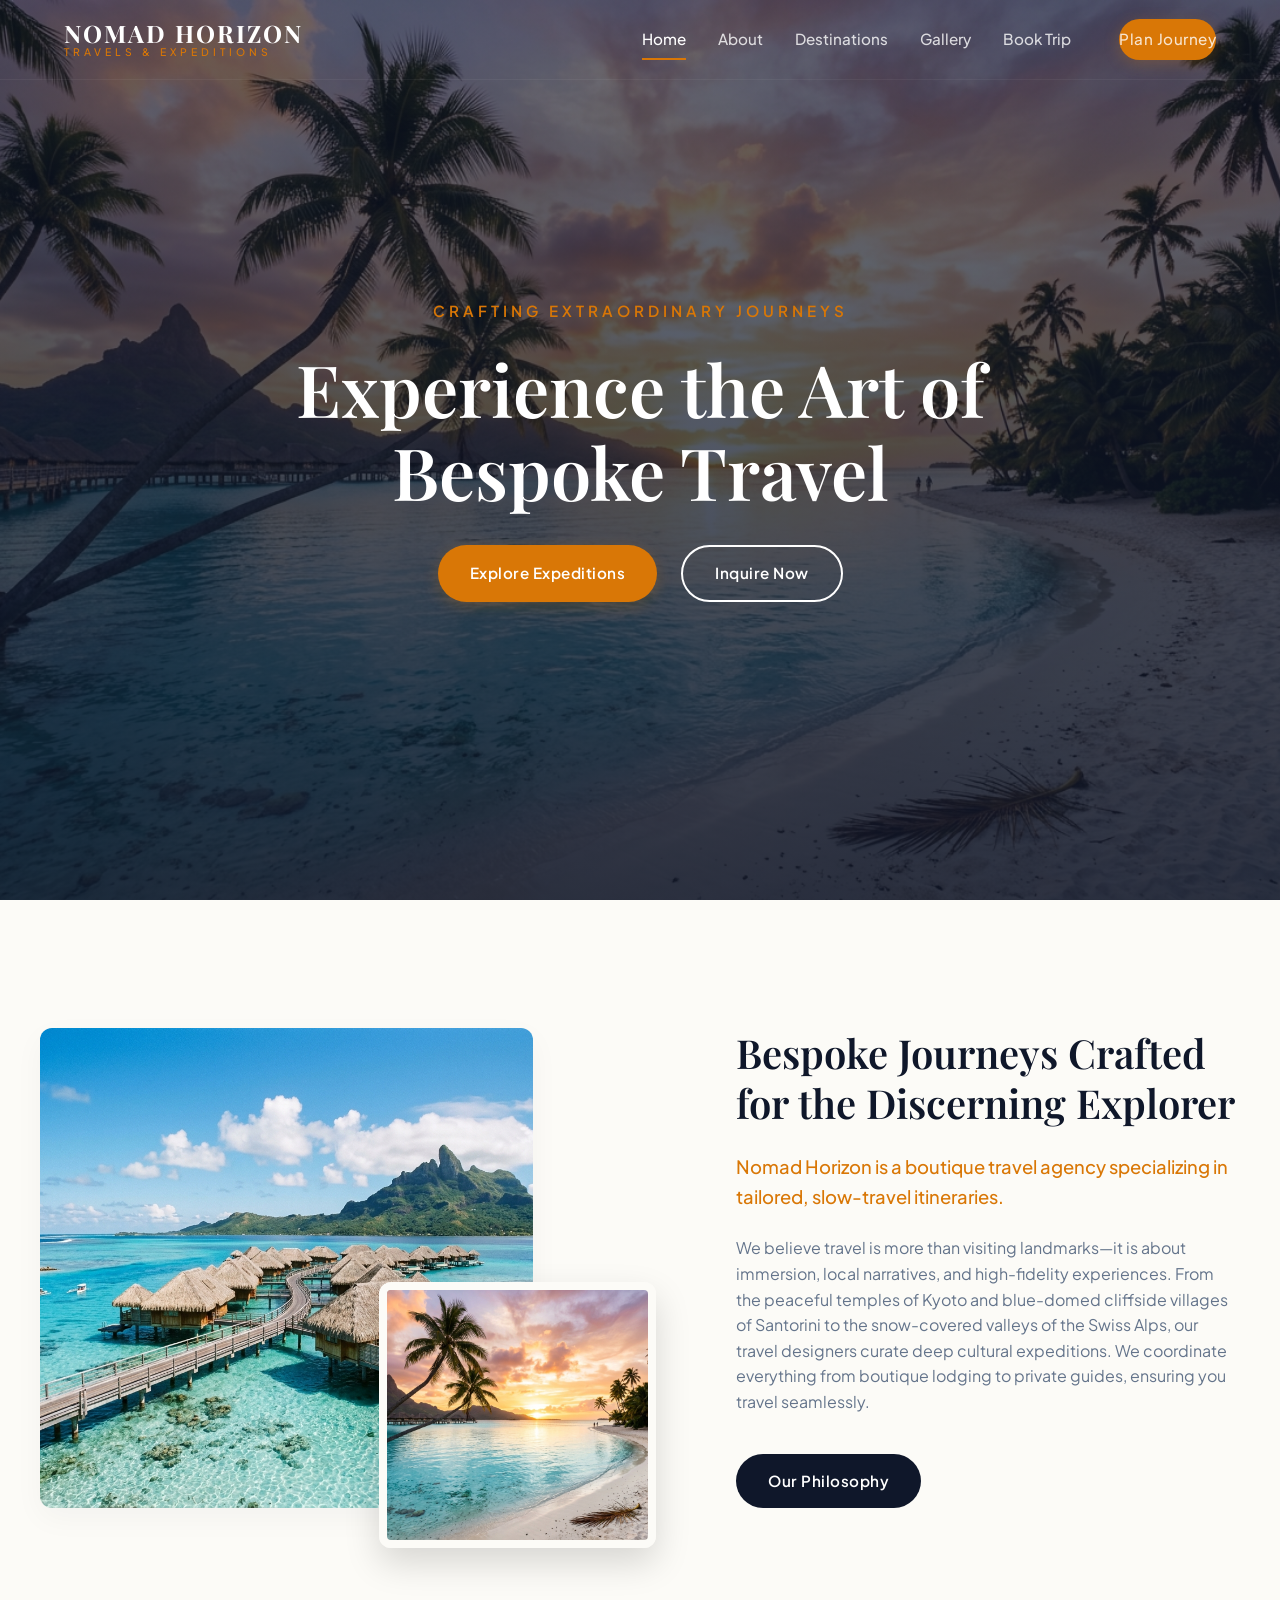
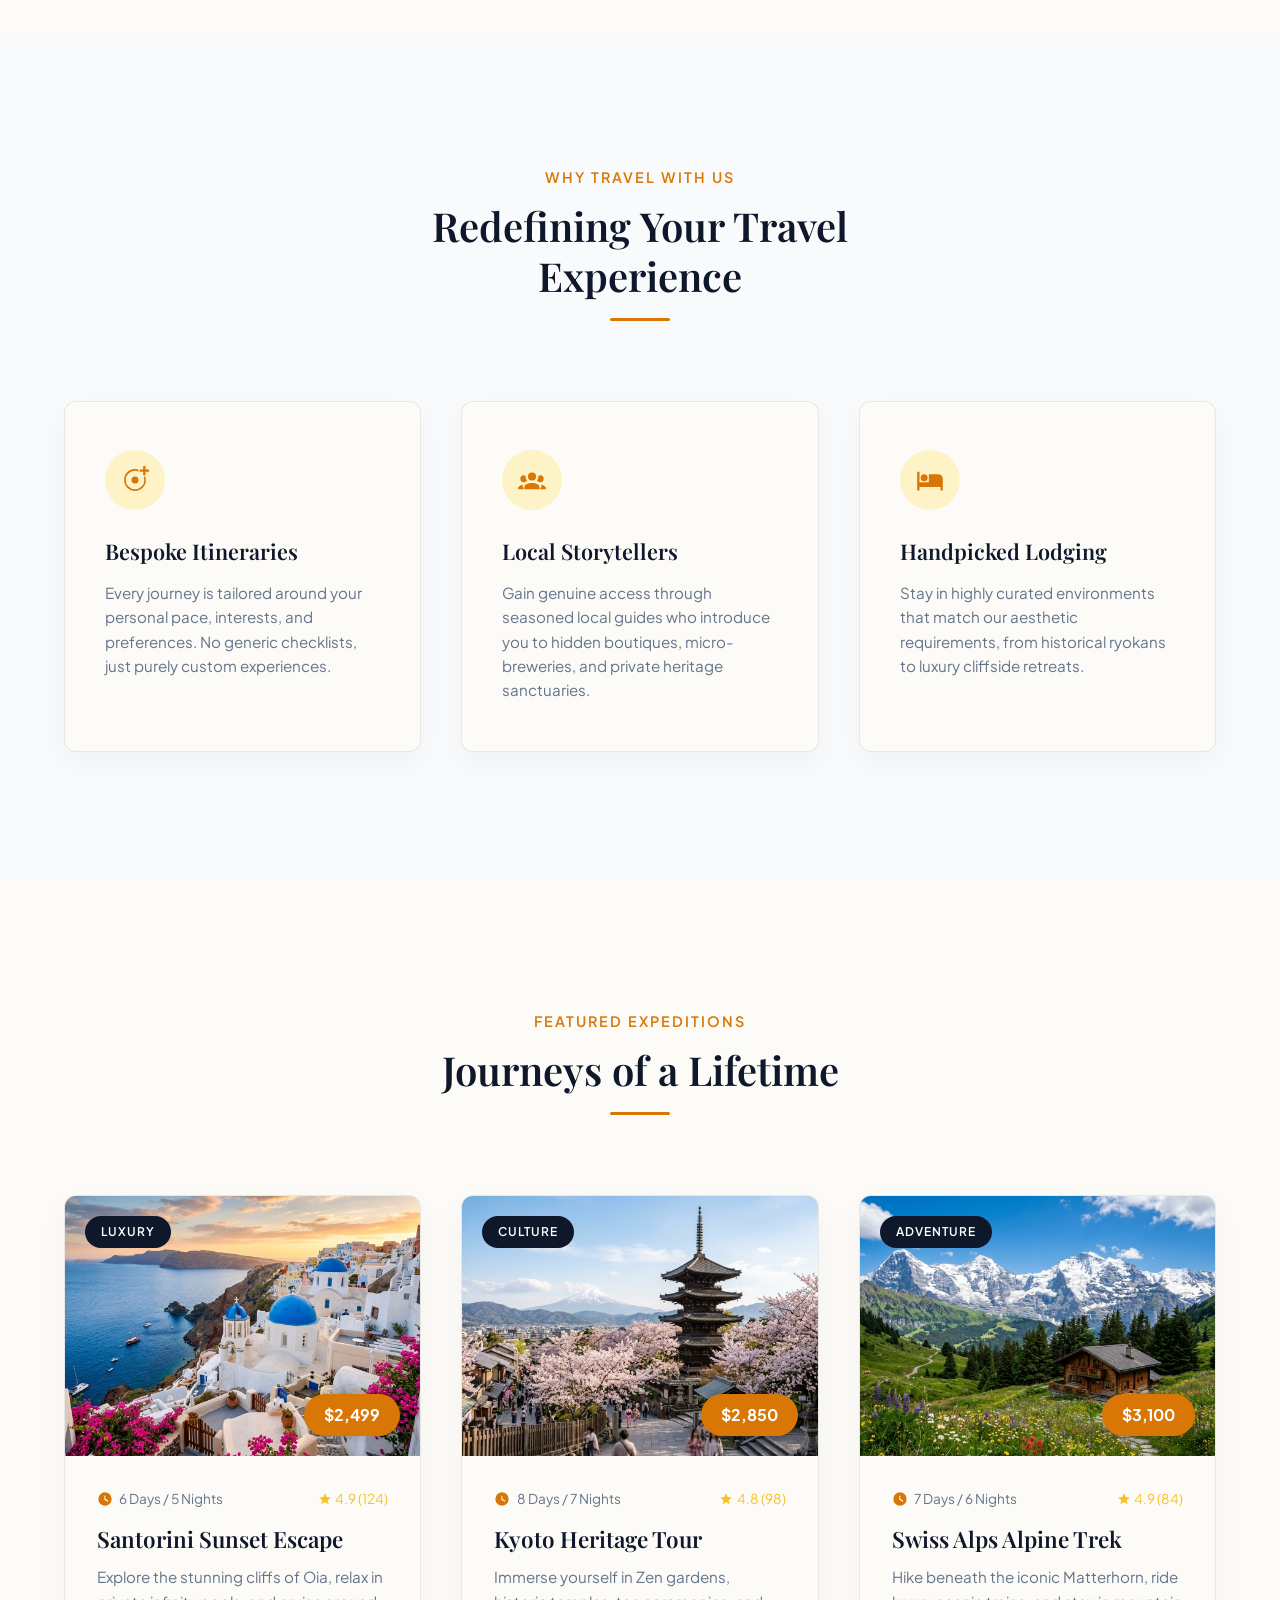
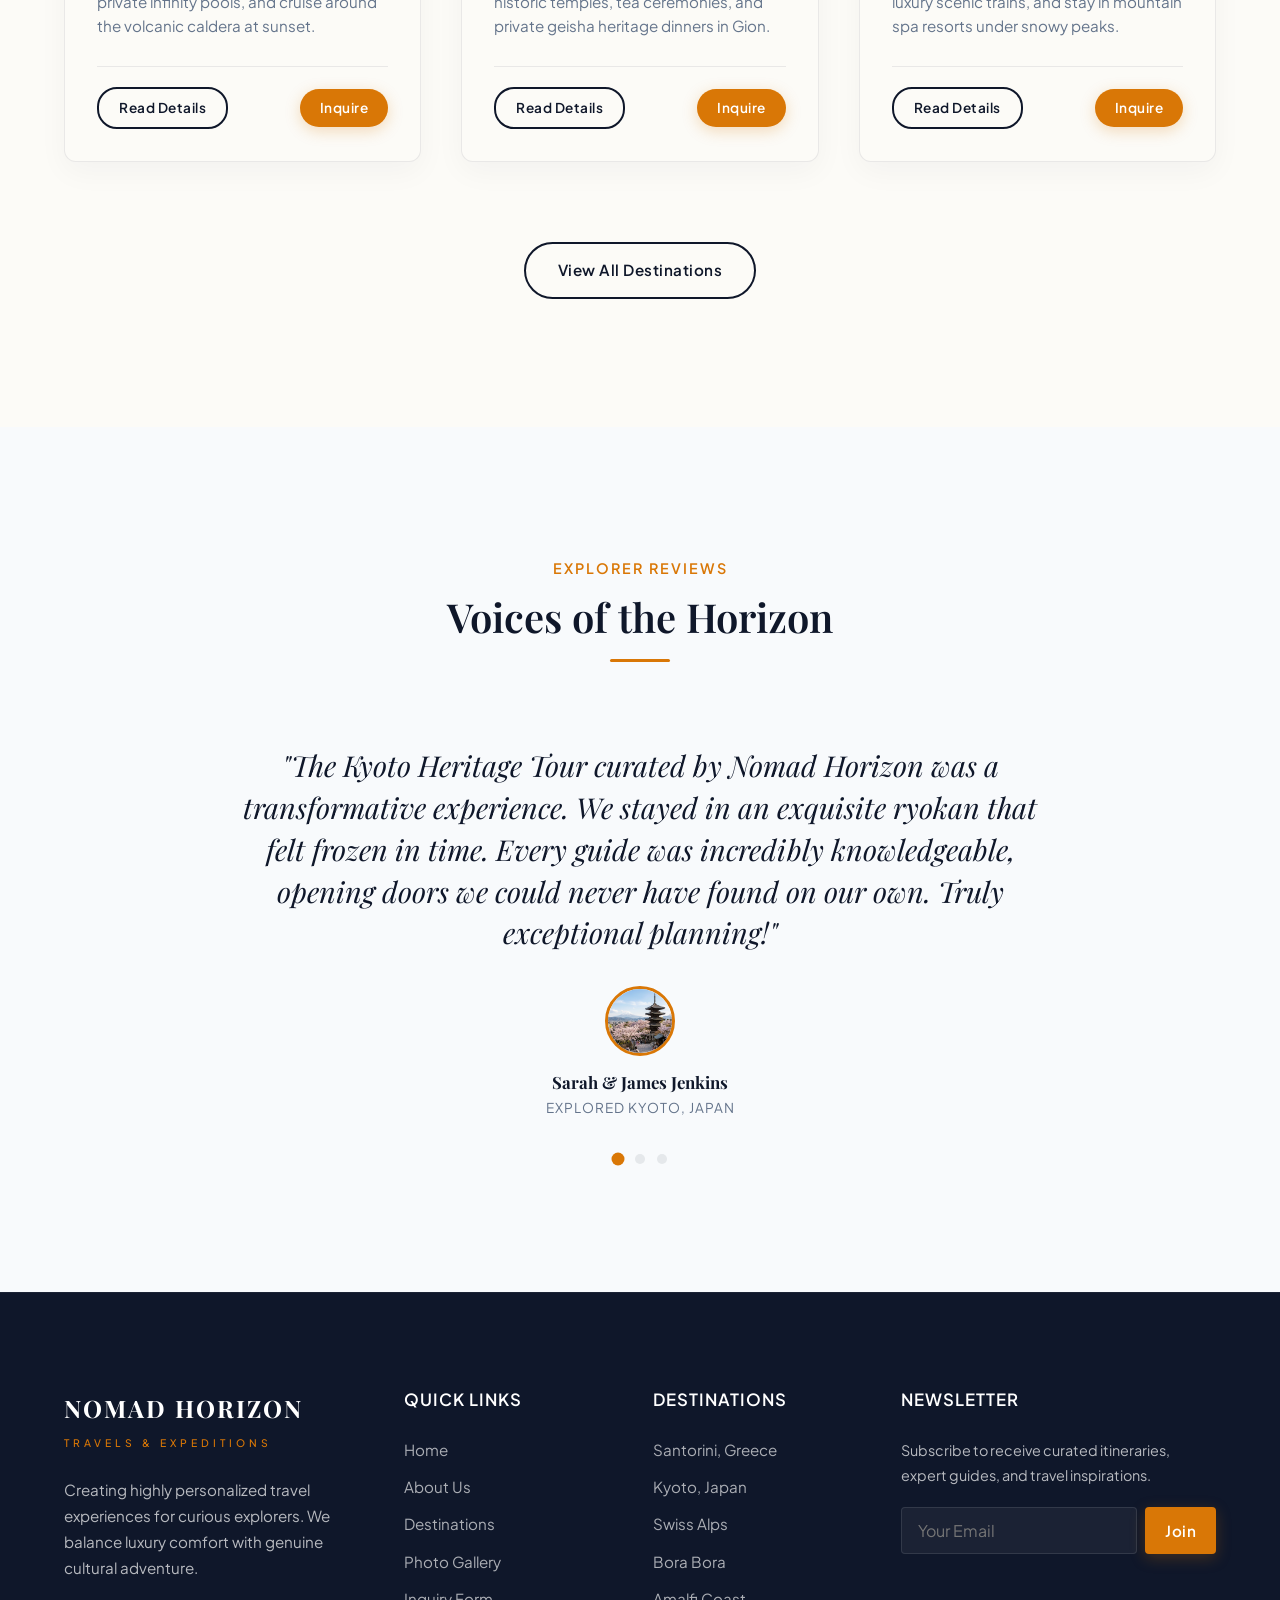
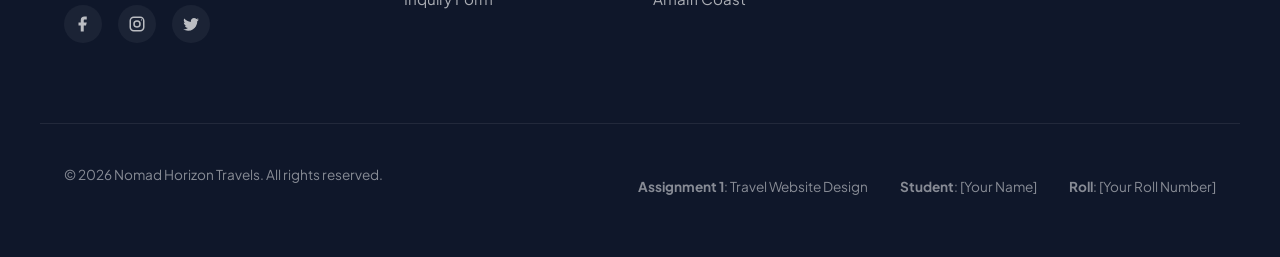
<file: index.html>
<!DOCTYPE html>
<html lang="en">
<head>
    <meta charset="UTF-8">
    <meta name="viewport" content="width=device-width, initial-scale=1.0">
    <meta name="description" content="Nomad Horizon Travels crafts bespoke luxury journeys and off-the-beaten-path expeditions to Kyoto, Santorini, Swiss Alps, and more. Experience the art of travel.">
    <meta name="keywords" content="travel agency, luxury tours, bespoke travel, custom itineraries, travel packages, tour operator, adventure vacation">
    <title>Nomad Horizon Travels | Bespoke Luxury Expeditions & Tours</title>
    
    <!-- Preconnect to Google Fonts -->
    <link rel="preconnect" href="https://fonts.googleapis.com">
    <link rel="preconnect" href="https://fonts.gstatic.com" crossorigin>
    
    <!-- Stylesheet -->
    <link rel="stylesheet" href="css/style.css">
</head>
<body>

    <!-- HEADER / NAVIGATION -->
    <header>
        <div class="container nav-container">
            <a href="index.html" class="logo" aria-label="Nomad Horizon Travels Home">
                <span class="logo-main">NOMAD HORIZON</span>
                <span class="logo-sub">Travels & Expeditions</span>
            </a>
            <nav class="nav-links" id="navLinks">
                <a href="index.html" class="active">Home</a>
                <a href="about.html">About</a>
                <a href="destinations.html">Destinations</a>
                <a href="gallery.html">Gallery</a>
                <a href="booking.html">Book Trip</a>
                <a href="booking.html" class="btn btn-accent nav-btn">Plan Journey</a>
            </nav>
            <button class="nav-toggle" id="navToggle" aria-label="Toggle mobile menu">
                <span></span>
                <span></span>
                <span></span>
            </button>
        </div>
    </header>

    <!-- HERO BANNER -->
    <section class="hero" style="background-image: url('assets/hero.jpg');">
        <div class="hero-overlay"></div>
        <div class="hero-content">
            <span class="hero-subtitle">Crafting Extraordinary Journeys</span>
            <h1 class="hero-title">Experience the Art of Bespoke Travel</h1>
            <div class="hero-buttons">
                <a href="destinations.html" class="btn btn-accent">Explore Expeditions</a>
                <a href="booking.html" class="btn btn-outline-white">Inquire Now</a>
            </div>
        </div>
    </section>

    <!-- WELCOME / INTRODUCTION -->
    <section class="section container">
        <div class="welcome-grid">
            <div class="welcome-images">
                <div class="welcome-img-large">
                    <img src="assets/borabora.jpg" alt="Overwater bungalows in Bora Bora French Polynesia" loading="lazy">
                </div>
                <div class="welcome-img-small">
                    <img src="assets/hero.jpg" alt="Scenic tropical beach sunset" loading="lazy">
                </div>
            </div>
            <div class="welcome-text">
                <h2>Bespoke Journeys Crafted for the Discerning Explorer</h2>
                <p class="welcome-desc">Nomad Horizon is a boutique travel agency specializing in tailored, slow-travel itineraries.</p>
                <p class="welcome-body">
                    We believe travel is more than visiting landmarks—it is about immersion, local narratives, and high-fidelity experiences. From the peaceful temples of Kyoto and blue-domed cliffside villages of Santorini to the snow-covered valleys of the Swiss Alps, our travel designers curate deep cultural expeditions. We coordinate everything from boutique lodging to private guides, ensuring you travel seamlessly.
                </p>
                <a href="about.html" class="btn btn-primary">Our Philosophy</a>
            </div>
        </div>
    </section>

    <!-- HIGHLIGHTS / SERVICES SECTION -->
    <section class="section section-bg">
        <div class="container">
            <div class="section-header">
                <span>Why Travel With Us</span>
                <h2>Redefining Your Travel Experience</h2>
            </div>
            <div class="grid-3">
                <!-- Highlight 1: Custom Itineraries -->
                <div class="highlight-card">
                    <div class="highlight-icon">
                        <!-- Map/Compass Icon SVG -->
                        <svg viewBox="0 0 24 24">
                            <path d="M15,12A3,3 0 0,0 12,9A3,3 0 0,0 9,12A3,3 0 0,0 12,15A3,3 0 0,0 15,12M20.38,8.57L19.35,9.6C19.76,10.34 20,11.15 20,12A8,8 0 0,1 12,20A8,8 0 0,1 4,12A8,8 0 0,1 12,4C12.85,4 13.66,4.24 14.4,4.65L15.43,3.62C14.4,3 13.25,2.63 12,2.63C6.82,2.63 2.62,6.83 2.62,12C2.62,17.17 6.82,21.37 12,21.37C17.17,21.37 21.38,17.17 21.38,12C21.38,10.75 21,9.6 20.38,8.57M19,3H16V5H19V8H21V5H24V3H21V0H19V3Z" />
                        </svg>
                    </div>
                    <h3>Bespoke Itineraries</h3>
                    <p>Every journey is tailored around your personal pace, interests, and preferences. No generic checklists, just purely custom experiences.</p>
                </div>
                
                <!-- Highlight 2: Expert Local Guides -->
                <div class="highlight-card">
                    <div class="highlight-icon">
                        <!-- Account/Guide Icon SVG -->
                        <svg viewBox="0 0 24 24">
                            <path d="M12,5.5A3.5,3.5 0 0,1 15.5,9A3.5,3.5 0 0,1 12,12.5A3.5,3.5 0 0,1 8.5,9A3.5,3.5 0 0,1 12,5.5M5,8C5.56,8 6.08,8.15 6.53,8.42C6.38,9.85 6.8,11.27 7.66,12.38C7.16,13.34 6.16,14 5,14A3,3 0 0,1 2,11A3,3 0 0,1 5,8M19,8A3,3 0 0,1 22,11A3,3 0 0,1 19,14C17.84,14 16.84,13.34 16.34,12.38C17.2,11.27 17.62,9.85 17.47,8.42C17.92,8.15 18.44,8 19,8M5.5,18.25C5.5,16 8,14.5 12,14.5C16,14.5 18.5,16 18.5,18.25V20H5.5V18.25M0,20V19C0,17.79 1.45,16.5 4,16V18H4.42C4.47,18.77 4.74,19.46 5.16,20H0M24,20H18.84C19.26,19.46 19.53,18.77 19.58,18H20V16C22.55,16.5 24,17.79 24,19V20Z" />
                        </svg>
                    </div>
                    <h3>Local Storytellers</h3>
                    <p>Gain genuine access through seasoned local guides who introduce you to hidden boutiques, micro-breweries, and private heritage sanctuaries.</p>
                </div>
                
                <!-- Highlight 3: Boutique Stays -->
                <div class="highlight-card">
                    <div class="highlight-icon">
                        <!-- Bed/Hotel Icon SVG -->
                        <svg viewBox="0 0 24 24">
                            <path d="M19,7H11V14H3V5H1V21H3V18H21V21H23V11A4,4 0 0,0 19,7M7,13A3,3 0 1,0 4,10A3,3 0 0,0 7,13Z" />
                        </svg>
                    </div>
                    <h3>Handpicked Lodging</h3>
                    <p>Stay in highly curated environments that match our aesthetic requirements, from historical ryokans to luxury cliffside retreats.</p>
                </div>
            </div>
        </div>
    </section>

    <!-- FEATURED PACKAGES PREVIEW -->
    <section class="section">
        <div class="container">
            <div class="section-header">
                <span>Featured Expeditions</span>
                <h2>Journeys of a Lifetime</h2>
            </div>
            
            <div class="grid-3">
                <!-- Package 1: Santorini -->
                <div class="package-card">
                    <div class="package-img-wrapper">
                        <span class="package-badge">Luxury</span>
                        <img src="assets/santorini.jpg" alt="Scenic view of blue domes and white buildings in Santorini Greece" loading="lazy">
                        <span class="package-price">$2,499</span>
                    </div>
                    <div class="package-content">
                        <div class="package-meta">
                            <div class="package-meta-item">
                                <svg viewBox="0 0 24 24"><path d="M12,2A10,10 0 0,0 2,12A10,10 0 0,0 12,22A10,10 0 0,0 22,12A10,10 0 0,0 12,2M16.2,16.2L11,13V7H12.5V11.8L17,14.5L16.2,16.2Z"/></svg>
                                <span>6 Days / 5 Nights</span>
                            </div>
                            <div class="package-rating">
                                <svg viewBox="0 0 24 24"><path d="M12,17.27L18.18,21L16.54,13.97L22,9.24L14.81,8.62L12,2L9.19,8.62L2,9.24L7.45,13.97L5.82,21L12,17.27Z"/></svg>
                                <span>4.9 (124)</span>
                            </div>
                        </div>
                        <h3>Santorini Sunset Escape</h3>
                        <p>Explore the stunning cliffs of Oia, relax in private infinity pools, and cruise around the volcanic caldera at sunset.</p>
                        <div class="package-footer">
                            <a href="destinations.html" class="btn btn-outline-dark package-btn">Read Details</a>
                            <a href="booking.html?package=santorini" class="btn btn-accent package-btn">Inquire</a>
                        </div>
                    </div>
                </div>

                <!-- Package 2: Kyoto -->
                <div class="package-card">
                    <div class="package-img-wrapper">
                        <span class="package-badge">Culture</span>
                        <img src="assets/kyoto.jpg" alt="Breathtaking wooden pagoda temple in Kyoto Japan" loading="lazy">
                        <span class="package-price">$2,850</span>
                    </div>
                    <div class="package-content">
                        <div class="package-meta">
                            <div class="package-meta-item">
                                <svg viewBox="0 0 24 24"><path d="M12,2A10,10 0 0,0 2,12A10,10 0 0,0 12,22A10,10 0 0,0 22,12A10,10 0 0,0 12,2M16.2,16.2L11,13V7H12.5V11.8L17,14.5L16.2,16.2Z"/></svg>
                                <span>8 Days / 7 Nights</span>
                            </div>
                            <div class="package-rating">
                                <svg viewBox="0 0 24 24"><path d="M12,17.27L18.18,21L16.54,13.97L22,9.24L14.81,8.62L12,2L9.19,8.62L2,9.24L7.45,13.97L5.82,21L12,17.27Z"/></svg>
                                <span>4.8 (98)</span>
                            </div>
                        </div>
                        <h3>Kyoto Heritage Tour</h3>
                        <p>Immerse yourself in Zen gardens, historic temples, tea ceremonies, and private geisha heritage dinners in Gion.</p>
                        <div class="package-footer">
                            <a href="destinations.html" class="btn btn-outline-dark package-btn">Read Details</a>
                            <a href="booking.html?package=kyoto" class="btn btn-accent package-btn">Inquire</a>
                        </div>
                    </div>
                </div>

                <!-- Package 3: Swiss Alps -->
                <div class="package-card">
                    <div class="package-img-wrapper">
                        <span class="package-badge">Adventure</span>
                        <img src="assets/alps.jpg" alt="Snow-capped Swiss Alps mountain valleys and wooden chalet" loading="lazy">
                        <span class="package-price">$3,100</span>
                    </div>
                    <div class="package-content">
                        <div class="package-meta">
                            <div class="package-meta-item">
                                <svg viewBox="0 0 24 24"><path d="M12,2A10,10 0 0,0 2,12A10,10 0 0,0 12,22A10,10 0 0,0 22,12A10,10 0 0,0 12,2M16.2,16.2L11,13V7H12.5V11.8L17,14.5L16.2,16.2Z"/></svg>
                                <span>7 Days / 6 Nights</span>
                            </div>
                            <div class="package-rating">
                                <svg viewBox="0 0 24 24"><path d="M12,17.27L18.18,21L16.54,13.97L22,9.24L14.81,8.62L12,2L9.19,8.62L2,9.24L7.45,13.97L5.82,21L12,17.27Z"/></svg>
                                <span>4.9 (84)</span>
                            </div>
                        </div>
                        <h3>Swiss Alps Alpine Trek</h3>
                        <p>Hike beneath the iconic Matterhorn, ride luxury scenic trains, and stay in mountain spa resorts under snowy peaks.</p>
                        <div class="package-footer">
                            <a href="destinations.html" class="btn btn-outline-dark package-btn">Read Details</a>
                            <a href="booking.html?package=alps" class="btn btn-accent package-btn">Inquire</a>
                        </div>
                    </div>
                </div>
            </div>
            
            <div class="text-center" style="margin-top: 5rem;">
                <a href="destinations.html" class="btn btn-outline-dark">View All Destinations</a>
            </div>
        </div>
    </section>

    <!-- TESTIMONIALS SECTION -->
    <section class="section section-bg">
        <div class="container">
            <div class="section-header">
                <span>Explorer Reviews</span>
                <h2>Voices of the Horizon</h2>
            </div>
            
            <div class="testimonial-container">
                <!-- Testimonial 1 -->
                <div class="testimonial-slide active">
                    <p class="testimonial-quote">
                        "The Kyoto Heritage Tour curated by Nomad Horizon was a transformative experience. We stayed in an exquisite ryokan that felt frozen in time. Every guide was incredibly knowledgeable, opening doors we could never have found on our own. Truly exceptional planning!"
                    </p>
                    <div class="testimonial-avatar">
                        <img src="assets/kyoto.jpg" alt="Reviewer Avatar Sarah Jenkins" loading="lazy">
                    </div>
                    <h4 class="testimonial-author">Sarah & James Jenkins</h4>
                    <span class="testimonial-title">Explored Kyoto, Japan</span>
                </div>
                
                <!-- Testimonial 2 -->
                <div class="testimonial-slide">
                    <p class="testimonial-quote">
                        "Santorini is usually crowded, but Nomad Horizon designed a private villa stay in a quiet corner of Oia. The private catamaran cruise and wine-tasting tour were spectacular highlights. The attention to detail left us completely stress-free."
                    </p>
                    <div class="testimonial-avatar">
                        <img src="assets/santorini.jpg" alt="Reviewer Avatar Marcus Vance" loading="lazy">
                    </div>
                    <h4 class="testimonial-author">Marcus Vance</h4>
                    <span class="testimonial-title">Explored Santorini, Greece</span>
                </div>
                
                <!-- Testimonial 3 -->
                <div class="testimonial-slide">
                    <p class="testimonial-quote">
                        "We booked the Swiss Alps Alpine Trek. The scenery was breath-taking, but what really wowed us was the seamless transition at every step. From the train tickets to luggage transport between chalets, everything worked like clockwork."
                    </p>
                    <div class="testimonial-avatar">
                        <img src="assets/alps.jpg" alt="Reviewer Avatar Elena Rostova" loading="lazy">
                    </div>
                    <h4 class="testimonial-author">Elena Rostova</h4>
                    <span class="testimonial-title">Explored Zermatt, Switzerland</span>
                </div>
            </div>
            
            <div class="slider-dots" id="sliderDots">
                <!-- Javascript will inject dots dynamically -->
            </div>
        </div>
    </section>

    <!-- FOOTER SECTION -->
    <footer>
        <div class="container footer-grid">
            <div class="footer-column">
                <div class="footer-logo">
                    <span class="logo-main">NOMAD HORIZON</span>
                    <span class="logo-sub">Travels & Expeditions</span>
                </div>
                <p>Creating highly personalized travel experiences for curious explorers. We balance luxury comfort with genuine cultural adventure.</p>
                <div class="footer-socials">
                    <!-- Facebook -->
                    <a href="#" aria-label="Facebook">
                        <svg viewBox="0 0 24 24"><path d="M17,2H14A5,5 0 0,0 9,7V10H6V14H9V22H13V14H16L17,10H13V7A1,1 0 0,1 14,6H17V2Z"/></svg>
                    </a>
                    <!-- Instagram -->
                    <a href="#" aria-label="Instagram">
                        <svg viewBox="0 0 24 24"><path d="M7.8,2H16.2C19.4,2 22,4.6 22,7.8V16.2C22,19.4 19.4,22 16.2,22H7.8C4.6,22 2,19.4 2,16.2V7.8C2,4.6 4.6,2 7.8,2M7.6,4A3.6,3.6 0 0,0 4,7.6V16.4C4,18.4 5.6,20 7.6,20H16.4C18.4,20 20,18.4 20,16.4V7.6A3.6,3.6 0 0,0 16.4,4H7.6M12,7A5,5 0 0,1 17,12A5,5 0 0,1 12,17A5,5 0 0,1 7,12A5,5 0 0,1 12,7M12,9A3,3 0 0,0 9,12A3,3 0 0,0 12,15A3,3 0 0,0 15,12A3,3 0 0,0 12,9M18,5.75A0.75,0.75 0 0,1 18.75,6.5A0.75,0.75 0 0,1 18,7.25A0.75,0.75 0 0,1 17.25,6.5A0.75,0.75 0 0,1 18,5.75Z"/></svg>
                    </a>
                    <!-- Twitter -->
                    <a href="#" aria-label="Twitter">
                        <svg viewBox="0 0 24 24"><path d="M22.46,6C21.69,6.35 20.86,6.58 20,6.69C20.88,6.16 21.56,5.32 21.88,4.31C21.05,4.81 20.13,5.16 19.16,5.36C18.37,4.5 17.26,4 16,4C13.65,4 11.73,5.92 11.73,8.29C11.73,8.63 11.77,8.96 11.84,9.27C8.28,9.09 5.11,7.38 3,4.79C2.63,5.42 2.42,6.16 2.42,6.94C2.42,8.43 3.17,9.75 4.33,10.5C3.62,10.48 2.96,10.28 2.38,9.96C2.38,10 2.38,10 2.38,10.03C2.38,12.11 3.86,13.85 5.82,14.24C5.46,14.34 5.08,14.39 4.69,14.39C4.42,14.39 4.15,14.36 3.89,14.31C4.43,16 6,17.26 7.89,17.3C6.43,18.45 4.58,19.13 2.58,19.13C2.23,19.13 1.9,19.11 1.57,19.07C3.47,20.29 5.72,21 8.14,21C16,21 20.33,14.49 20.33,8.83C20.33,8.64 20.33,8.46 20.31,8.27C21.15,7.67 21.88,6.89 22.46,6Z"/></svg>
                    </a>
                </div>
            </div>
            
            <div class="footer-column">
                <h4>Quick Links</h4>
                <div class="footer-links">
                    <a href="index.html">Home</a>
                    <a href="about.html">About Us</a>
                    <a href="destinations.html">Destinations</a>
                    <a href="gallery.html">Photo Gallery</a>
                    <a href="booking.html">Inquiry Form</a>
                </div>
            </div>
            
            <div class="footer-column">
                <h4>Destinations</h4>
                <div class="footer-links">
                    <a href="destinations.html?package=santorini">Santorini, Greece</a>
                    <a href="destinations.html?package=kyoto">Kyoto, Japan</a>
                    <a href="destinations.html?package=alps">Swiss Alps</a>
                    <a href="destinations.html?package=borabora">Bora Bora</a>
                    <a href="destinations.html?package=amalfi">Amalfi Coast</a>
                </div>
            </div>
            
            <div class="footer-column">
                <h4>Newsletter</h4>
                <div class="footer-newsletter">
                    <p>Subscribe to receive curated itineraries, expert guides, and travel inspirations.</p>
                    <form class="newsletter-form" onsubmit="event.preventDefault(); alert('Subscribed successfully!'); this.reset();">
                        <input type="email" placeholder="Your Email" required aria-label="Newsletter Email Input">
                        <button type="submit" class="btn btn-accent">Join</button>
                    </form>
                </div>
            </div>
        </div>
        
        <div class="container footer-bottom">
            <p>&copy; 2026 Nomad Horizon Travels. All rights reserved.</p>
            <div class="footer-bottom-links">
                <!-- Academic Submission Metadata -->
                <span><strong>Assignment 1</strong>: Travel Website Design</span>
                <span><strong>Student</strong>: [Your Name]</span>
                <span><strong>Roll</strong>: [Your Roll Number]</span>
            </div>
        </div>
    </footer>

    <!-- JavaScript scripts -->
    <script src="js/main.js"></script>

    <!--Start of Tawk.to Script-->
    <script type="text/javascript">
    var Tawk_API=Tawk_API||{}, Tawk_LoadStart=new Date();
    (function(){
    var s1=document.createElement("script"),s0=document.getElementsByTagName("script")[0];
    s1.async=true;
    s1.src='https://embed.tawk.to/6a478cef364b851d516c65a3/1jsjnt2v1';
    s1.charset='UTF-8';
    s1.setAttribute('crossorigin','*');
    s0.parentNode.insertBefore(s1,s0);
    })();
    </script>
    <!--End of Tawk.to Script-->
</body>
</html>
</file>
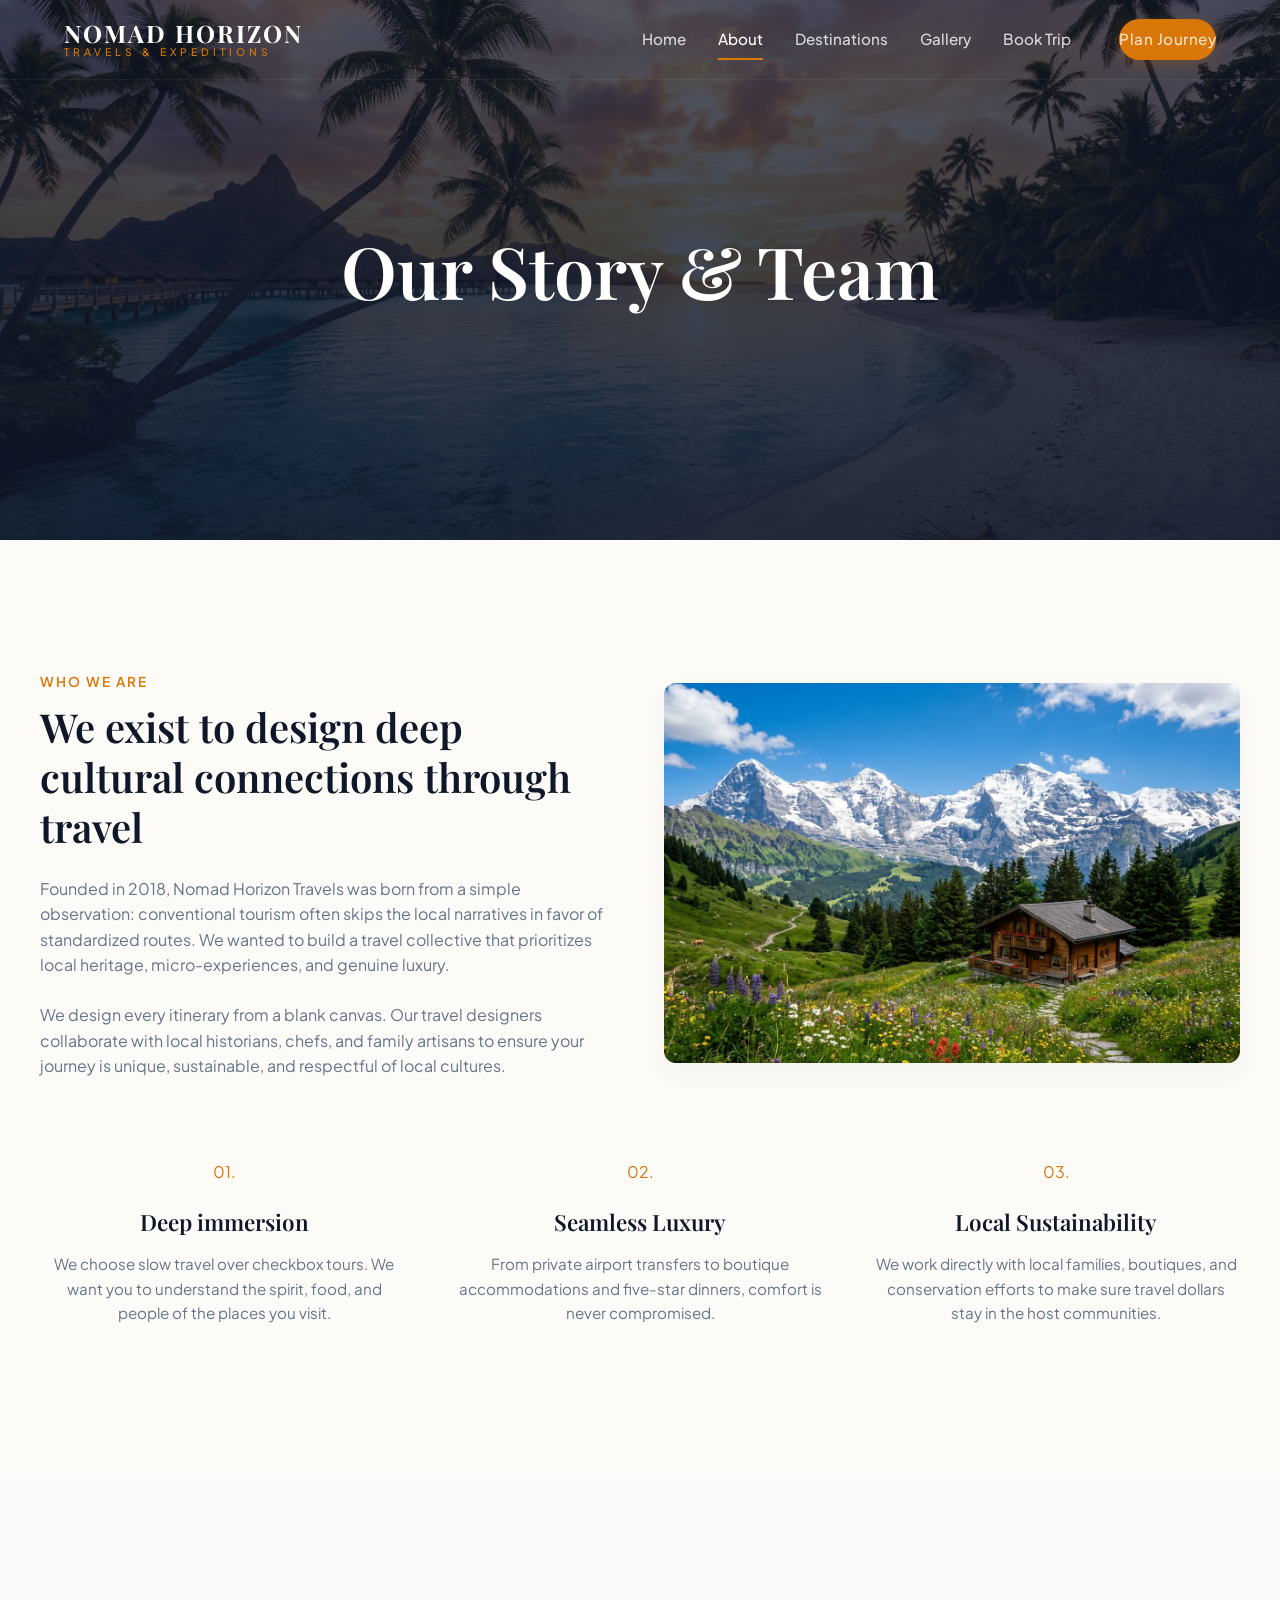
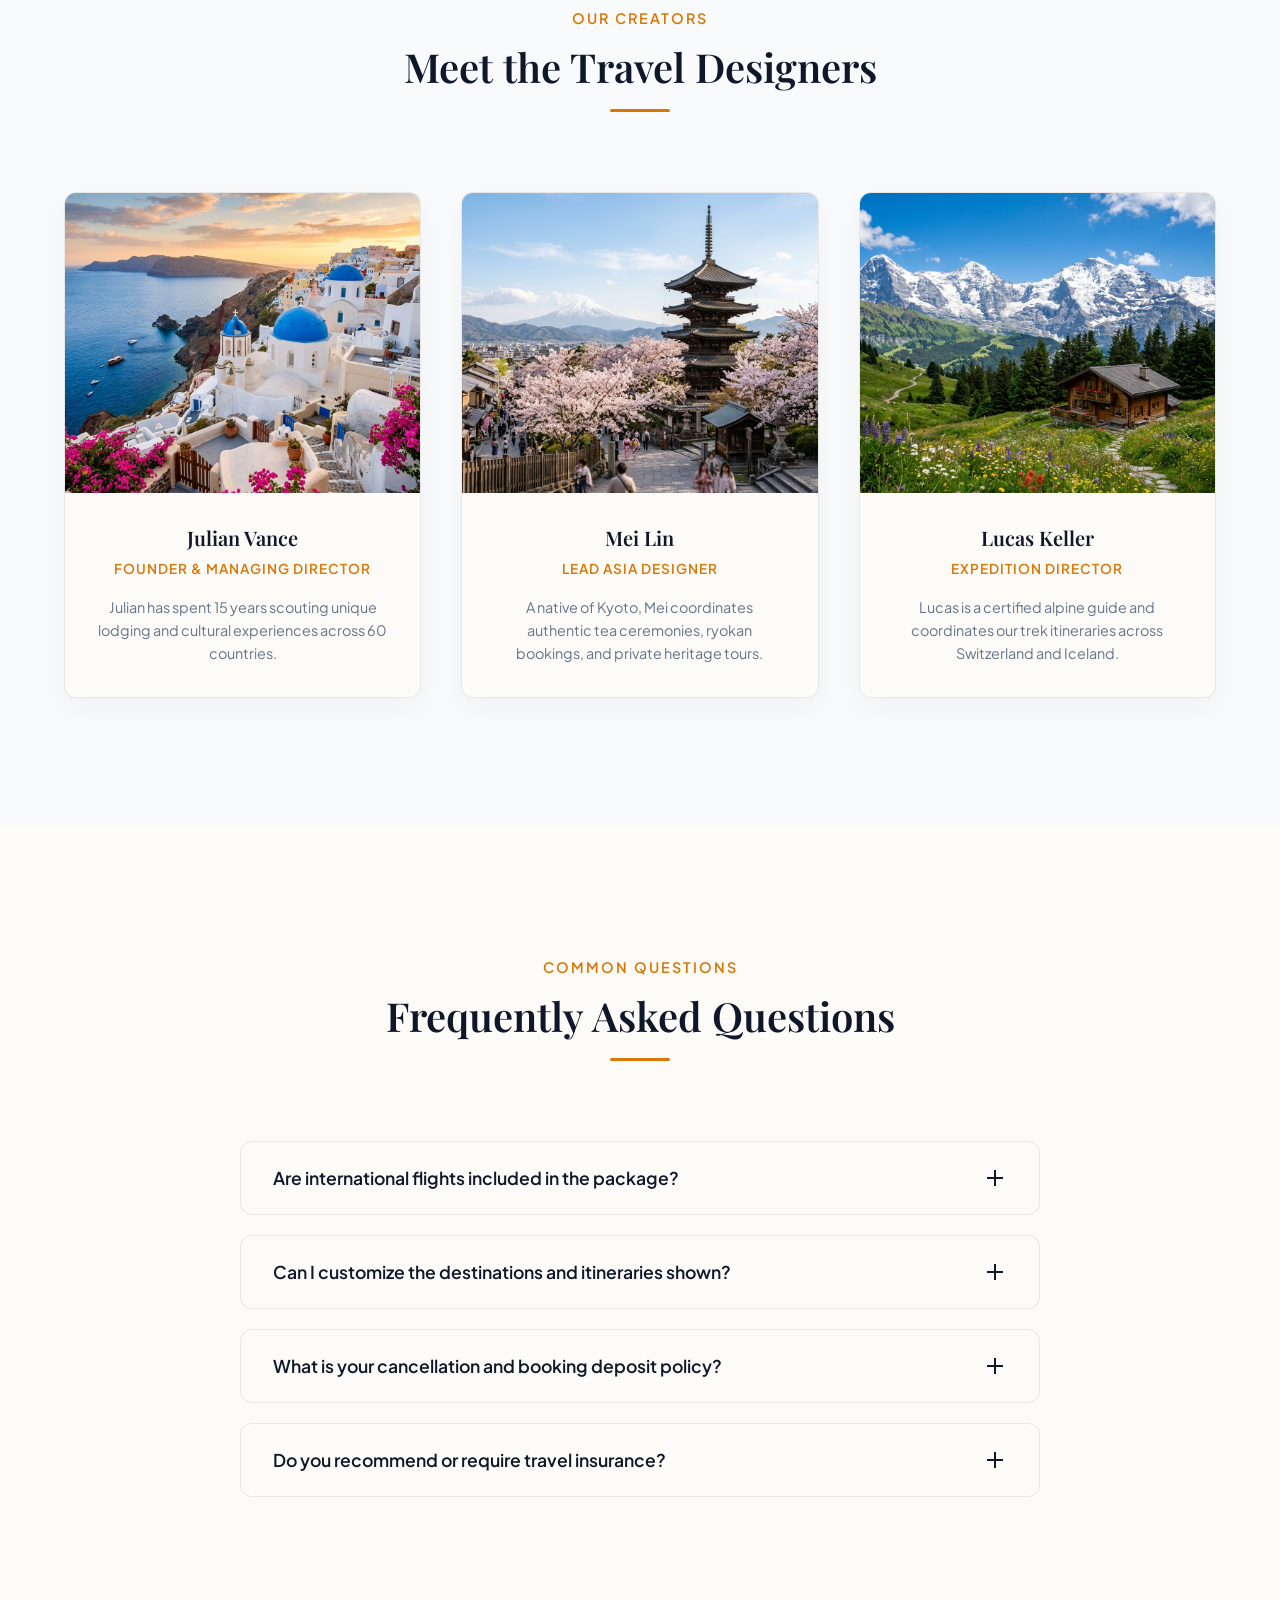
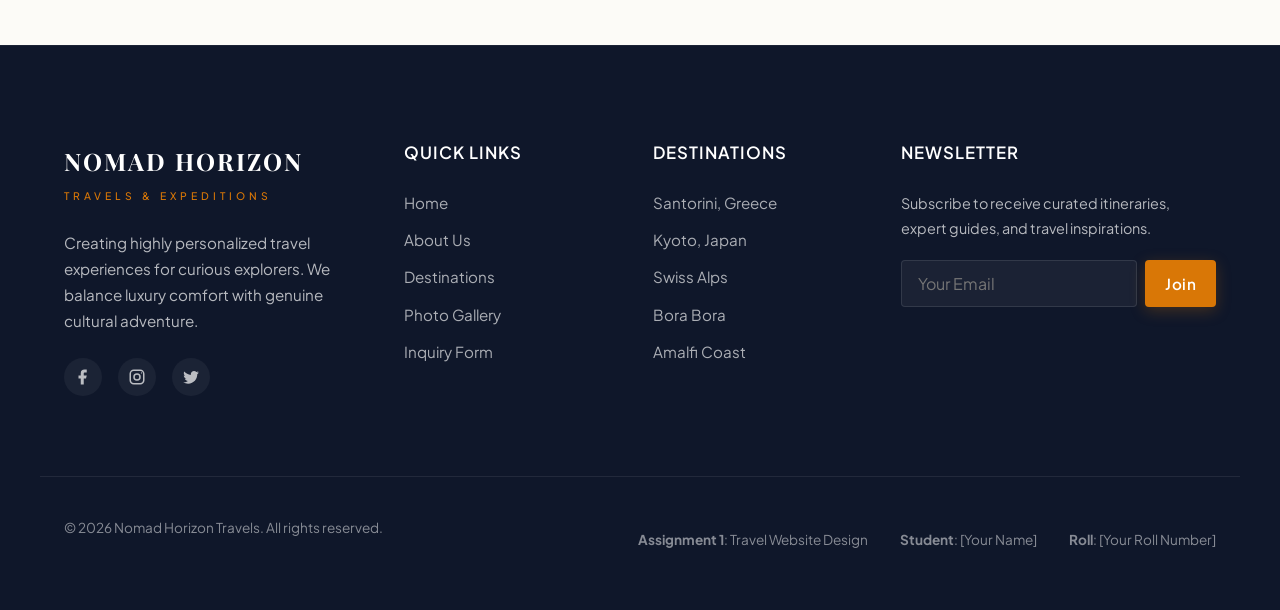
<file: about.html>
<!DOCTYPE html>
<html lang="en">
<head>
    <meta charset="UTF-8">
    <meta name="viewport" content="width=device-width, initial-scale=1.0">
    <meta name="description" content="Learn about Nomad Horizon Travels, our mission of immersive cultural travel, and meet our team of expert travel designers and guides.">
    <meta name="keywords" content="about travel agency, travel agents, custom travel designers, tour company history, travel guides">
    <title>Our Narrative & Team | Nomad Horizon Travels</title>
    
    <!-- Preconnect to Google Fonts -->
    <link rel="preconnect" href="https://fonts.googleapis.com">
    <link rel="preconnect" href="https://fonts.gstatic.com" crossorigin>
    
    <!-- Stylesheet -->
    <link rel="stylesheet" href="css/style.css">
</head>
<body>

    <!-- HEADER / NAVIGATION -->
    <header>
        <div class="container nav-container">
            <a href="index.html" class="logo" aria-label="Nomad Horizon Travels Home">
                <span class="logo-main">NOMAD HORIZON</span>
                <span class="logo-sub">Travels & Expeditions</span>
            </a>
            <nav class="nav-links" id="navLinks">
                <a href="index.html">Home</a>
                <a href="about.html" class="active">About</a>
                <a href="destinations.html">Destinations</a>
                <a href="gallery.html">Gallery</a>
                <a href="booking.html">Book Trip</a>
                <a href="booking.html" class="btn btn-accent nav-btn">Plan Journey</a>
            </nav>
            <button class="nav-toggle" id="navToggle" aria-label="Toggle mobile menu">
                <span></span>
                <span></span>
                <span></span>
            </button>
        </div>
    </header>

    <!-- ABOUT HERO BANNER -->
    <section class="about-hero" style="background-image: url('assets/hero.jpg');">
        <div class="about-hero-overlay"></div>
        <div class="about-hero-content">
            <h1 class="hero-title" style="margin-bottom: 0;">Our Story & Team</h1>
        </div>
    </section>

    <!-- CORE MISSION & NARRATIVE -->
    <section class="section container">
        <div class="grid-2">
            <div>
                <span class="text-accent" style="font-weight: 600; text-transform: uppercase; letter-spacing: 2px; font-size: 0.85rem;">Who We Are</span>
                <h2 style="margin-top: 0.5rem; margin-bottom: 1.5rem;">We exist to design deep cultural connections through travel</h2>
                <p style="color: var(--text-muted);">
                    Founded in 2018, Nomad Horizon Travels was born from a simple observation: conventional tourism often skips the local narratives in favor of standardized routes. We wanted to build a travel collective that prioritizes local heritage, micro-experiences, and genuine luxury.
                </p>
                <p style="color: var(--text-muted); margin-bottom: 0;">
                    We design every itinerary from a blank canvas. Our travel designers collaborate with local historians, chefs, and family artisans to ensure your journey is unique, sustainable, and respectful of local cultures.
                </p>
            </div>
            <div>
                <img src="assets/alps.jpg" alt="Scenic mountains view representing high-fidelity travel" style="border-radius: var(--border-radius); box-shadow: var(--box-shadow); width: 100%; height: 380px; object-fit: cover;">
            </div>
        </div>
        
        <!-- VALUES GRID -->
        <div class="values-grid">
            <div class="value-item text-center">
                <span class="text-accent">01.</span>
                <h3>Deep immersion</h3>
                <p>We choose slow travel over checkbox tours. We want you to understand the spirit, food, and people of the places you visit.</p>
            </div>
            <div class="value-item text-center">
                <span class="text-accent">02.</span>
                <h3>Seamless Luxury</h3>
                <p>From private airport transfers to boutique accommodations and five-star dinners, comfort is never compromised.</p>
            </div>
            <div class="value-item text-center">
                <span class="text-accent">03.</span>
                <h3>Local Sustainability</h3>
                <p>We work directly with local families, boutiques, and conservation efforts to make sure travel dollars stay in the host communities.</p>
            </div>
        </div>
    </section>

    <!-- MEET THE EXPERTS / TEAM SECTION -->
    <section class="section section-bg">
        <div class="container">
            <div class="section-header">
                <span>Our Creators</span>
                <h2>Meet the Travel Designers</h2>
            </div>
            
            <div class="grid-3">
                <!-- Team Member 1 -->
                <div class="team-card">
                    <div class="team-img-wrapper">
                        <img src="assets/santorini.jpg" alt="Portrait of Founder Julian Vance" loading="lazy">
                    </div>
                    <div class="team-content">
                        <h4>Julian Vance</h4>
                        <span>Founder & Managing Director</span>
                        <p>Julian has spent 15 years scouting unique lodging and cultural experiences across 60 countries.</p>
                    </div>
                </div>

                <!-- Team Member 2 -->
                <div class="team-card">
                    <div class="team-img-wrapper">
                        <img src="assets/kyoto.jpg" alt="Portrait of Lead Designer Mei Lin" loading="lazy">
                    </div>
                    <div class="team-content">
                        <h4>Mei Lin</h4>
                        <span>Lead Asia Designer</span>
                        <p>A native of Kyoto, Mei coordinates authentic tea ceremonies, ryokan bookings, and private heritage tours.</p>
                    </div>
                </div>

                <!-- Team Member 3 -->
                <div class="team-card">
                    <div class="team-img-wrapper">
                        <img src="assets/alps.jpg" alt="Portrait of Expedition Director Lucas Keller" loading="lazy">
                    </div>
                    <div class="team-content">
                        <h4>Lucas Keller</h4>
                        <span>Expedition Director</span>
                        <p>Lucas is a certified alpine guide and coordinates our trek itineraries across Switzerland and Iceland.</p>
                    </div>
                </div>
            </div>
        </div>
    </section>

    <!-- FAQ ACCORDION SECTION -->
    <section class="section">
        <div class="container">
            <div class="section-header">
                <span>Common Questions</span>
                <h2>Frequently Asked Questions</h2>
            </div>
            
            <div class="faq-container">
                <!-- FAQ Item 1 -->
                <div class="faq-card">
                    <div class="faq-header">
                        <h3>Are international flights included in the package?</h3>
                        <div class="faq-icon"></div>
                    </div>
                    <div class="faq-body">
                        <div class="faq-content">
                            Our featured packages generally exclude international airfare to and from your home country, giving you the flexibility to choose your preferred airline and class of travel. However, once you arrive, all internal flights, rail tickets, and ground transfers specified in the itinerary are fully covered.
                        </div>
                    </div>
                </div>

                <!-- FAQ Item 2 -->
                <div class="faq-card">
                    <div class="faq-header">
                        <h3>Can I customize the destinations and itineraries shown?</h3>
                        <div class="faq-icon"></div>
                    </div>
                    <div class="faq-body">
                        <div class="faq-content">
                            Absolutely! The packages listed on our Destinations page serve as curated recommendations. Every trip can be completely tailored. You can adjust the trip duration, upgrade accommodations, add specific tours, or change activities. Our travel designers will work with you to create your perfect itinerary.
                        </div>
                    </div>
                </div>

                <!-- FAQ Item 3 -->
                <div class="faq-card">
                    <div class="faq-header">
                        <h3>What is your cancellation and booking deposit policy?</h3>
                        <div class="faq-icon"></div>
                    </div>
                    <div class="faq-body">
                        <div class="faq-content">
                            To secure a custom booking, we require a 25% non-refundable deposit. The remaining balance is due 60 days before your departure. If you cancel more than 60 days before the trip, you forfeit only the deposit. Cancellations made between 30 and 59 days before departure are subject to a 50% cancellation fee, and cancellations within 30 days are non-refundable.
                        </div>
                    </div>
                </div>

                <!-- FAQ Item 4 -->
                <div class="faq-card">
                    <div class="faq-header">
                        <h3>Do you recommend or require travel insurance?</h3>
                        <div class="faq-icon"></div>
                    </div>
                    <div class="faq-body">
                        <div class="faq-content">
                            We strongly recommend comprehensive travel insurance for all our guests. This insurance should cover trip cancellation, travel delays, medical emergencies, evacuation costs, and luggage loss. We can recommend top travel insurance providers during the booking process to ensure you are fully protected.
                        </div>
                    </div>
                </div>
            </div>
        </div>
    </section>

    <!-- FOOTER SECTION -->
    <footer>
        <div class="container footer-grid">
            <div class="footer-column">
                <div class="footer-logo">
                    <span class="logo-main">NOMAD HORIZON</span>
                    <span class="logo-sub">Travels & Expeditions</span>
                </div>
                <p>Creating highly personalized travel experiences for curious explorers. We balance luxury comfort with genuine cultural adventure.</p>
                <div class="footer-socials">
                    <a href="#" aria-label="Facebook">
                        <svg viewBox="0 0 24 24"><path d="M17,2H14A5,5 0 0,0 9,7V10H6V14H9V22H13V14H16L17,10H13V7A1,1 0 0,1 14,6H17V2Z"/></svg>
                    </a>
                    <a href="#" aria-label="Instagram">
                        <svg viewBox="0 0 24 24"><path d="M7.8,2H16.2C19.4,2 22,4.6 22,7.8V16.2C22,19.4 19.4,22 16.2,22H7.8C4.6,22 2,19.4 2,16.2V7.8C2,4.6 4.6,2 7.8,2M7.6,4A3.6,3.6 0 0,0 4,7.6V16.4C4,18.4 5.6,20 7.6,20H16.4C18.4,20 20,18.4 20,16.4V7.6A3.6,3.6 0 0,0 16.4,4H7.6M12,7A5,5 0 0,1 17,12A5,5 0 0,1 12,17A5,5 0 0,1 7,12A5,5 0 0,1 12,7M12,9A3,3 0 0,0 9,12A3,3 0 0,0 12,15A3,3 0 0,0 15,12A3,3 0 0,0 12,9M18,5.75A0.75,0.75 0 0,1 18.75,6.5A0.75,0.75 0 0,1 18,7.25A0.75,0.75 0 0,1 17.25,6.5A0.75,0.75 0 0,1 18,5.75Z"/></svg>
                    </a>
                    <a href="#" aria-label="Twitter">
                        <svg viewBox="0 0 24 24"><path d="M22.46,6C21.69,6.35 20.86,6.58 20,6.69C20.88,6.16 21.56,5.32 21.88,4.31C21.05,4.81 20.13,5.16 19.16,5.36C18.37,4.5 17.26,4 16,4C13.65,4 11.73,5.92 11.73,8.29C11.73,8.63 11.77,8.96 11.84,9.27C8.28,9.09 5.11,7.38 3,4.79C2.63,5.42 2.42,6.16 2.42,6.94C2.42,8.43 3.17,9.75 4.33,10.5C3.62,10.48 2.96,10.28 2.38,9.96C2.38,10 2.38,10 2.38,10.03C2.38,12.11 3.86,13.85 5.82,14.24C5.46,14.34 5.08,14.39 4.69,14.39C4.42,14.39 4.15,14.36 3.89,14.31C4.43,16 6,17.26 7.89,17.3C6.43,18.45 4.58,19.13 2.58,19.13C2.23,19.13 1.9,19.11 1.57,19.07C3.47,20.29 5.72,21 8.14,21C16,21 20.33,14.49 20.33,8.83C20.33,8.64 20.33,8.46 20.31,8.27C21.15,7.67 21.88,6.89 22.46,6Z"/></svg>
                    </a>
                </div>
            </div>
            
            <div class="footer-column">
                <h4>Quick Links</h4>
                <div class="footer-links">
                    <a href="index.html">Home</a>
                    <a href="about.html">About Us</a>
                    <a href="destinations.html">Destinations</a>
                    <a href="gallery.html">Photo Gallery</a>
                    <a href="booking.html">Inquiry Form</a>
                </div>
            </div>
            
            <div class="footer-column">
                <h4>Destinations</h4>
                <div class="footer-links">
                    <a href="destinations.html?package=santorini">Santorini, Greece</a>
                    <a href="destinations.html?package=kyoto">Kyoto, Japan</a>
                    <a href="destinations.html?package=alps">Swiss Alps</a>
                    <a href="destinations.html?package=borabora">Bora Bora</a>
                    <a href="destinations.html?package=amalfi">Amalfi Coast</a>
                </div>
            </div>
            
            <div class="footer-column">
                <h4>Newsletter</h4>
                <div class="footer-newsletter">
                    <p>Subscribe to receive curated itineraries, expert guides, and travel inspirations.</p>
                    <form class="newsletter-form" onsubmit="event.preventDefault(); alert('Subscribed successfully!'); this.reset();">
                        <input type="email" placeholder="Your Email" required aria-label="Newsletter Email Input">
                        <button type="submit" class="btn btn-accent">Join</button>
                    </form>
                </div>
            </div>
        </div>
        
        <div class="container footer-bottom">
            <p>&copy; 2026 Nomad Horizon Travels. All rights reserved.</p>
            <div class="footer-bottom-links">
                <!-- Academic Submission Metadata -->
                <span><strong>Assignment 1</strong>: Travel Website Design</span>
                <span><strong>Student</strong>: [Your Name]</span>
                <span><strong>Roll</strong>: [Your Roll Number]</span>
            </div>
        </div>
    </footer>

    <!-- JavaScript scripts -->
    <script src="js/main.js"></script>

    <!--Start of Tawk.to Script-->
    <script type="text/javascript">
    var Tawk_API=Tawk_API||{}, Tawk_LoadStart=new Date();
    (function(){
    var s1=document.createElement("script"),s0=document.getElementsByTagName("script")[0];
    s1.async=true;
    s1.src='https://embed.tawk.to/6a478cef364b851d516c65a3/1jsjnt2v1';
    s1.charset='UTF-8';
    s1.setAttribute('crossorigin','*');
    s0.parentNode.insertBefore(s1,s0);
    })();
    </script>
    <!--End of Tawk.to Script-->
</body>
</html>
</file>
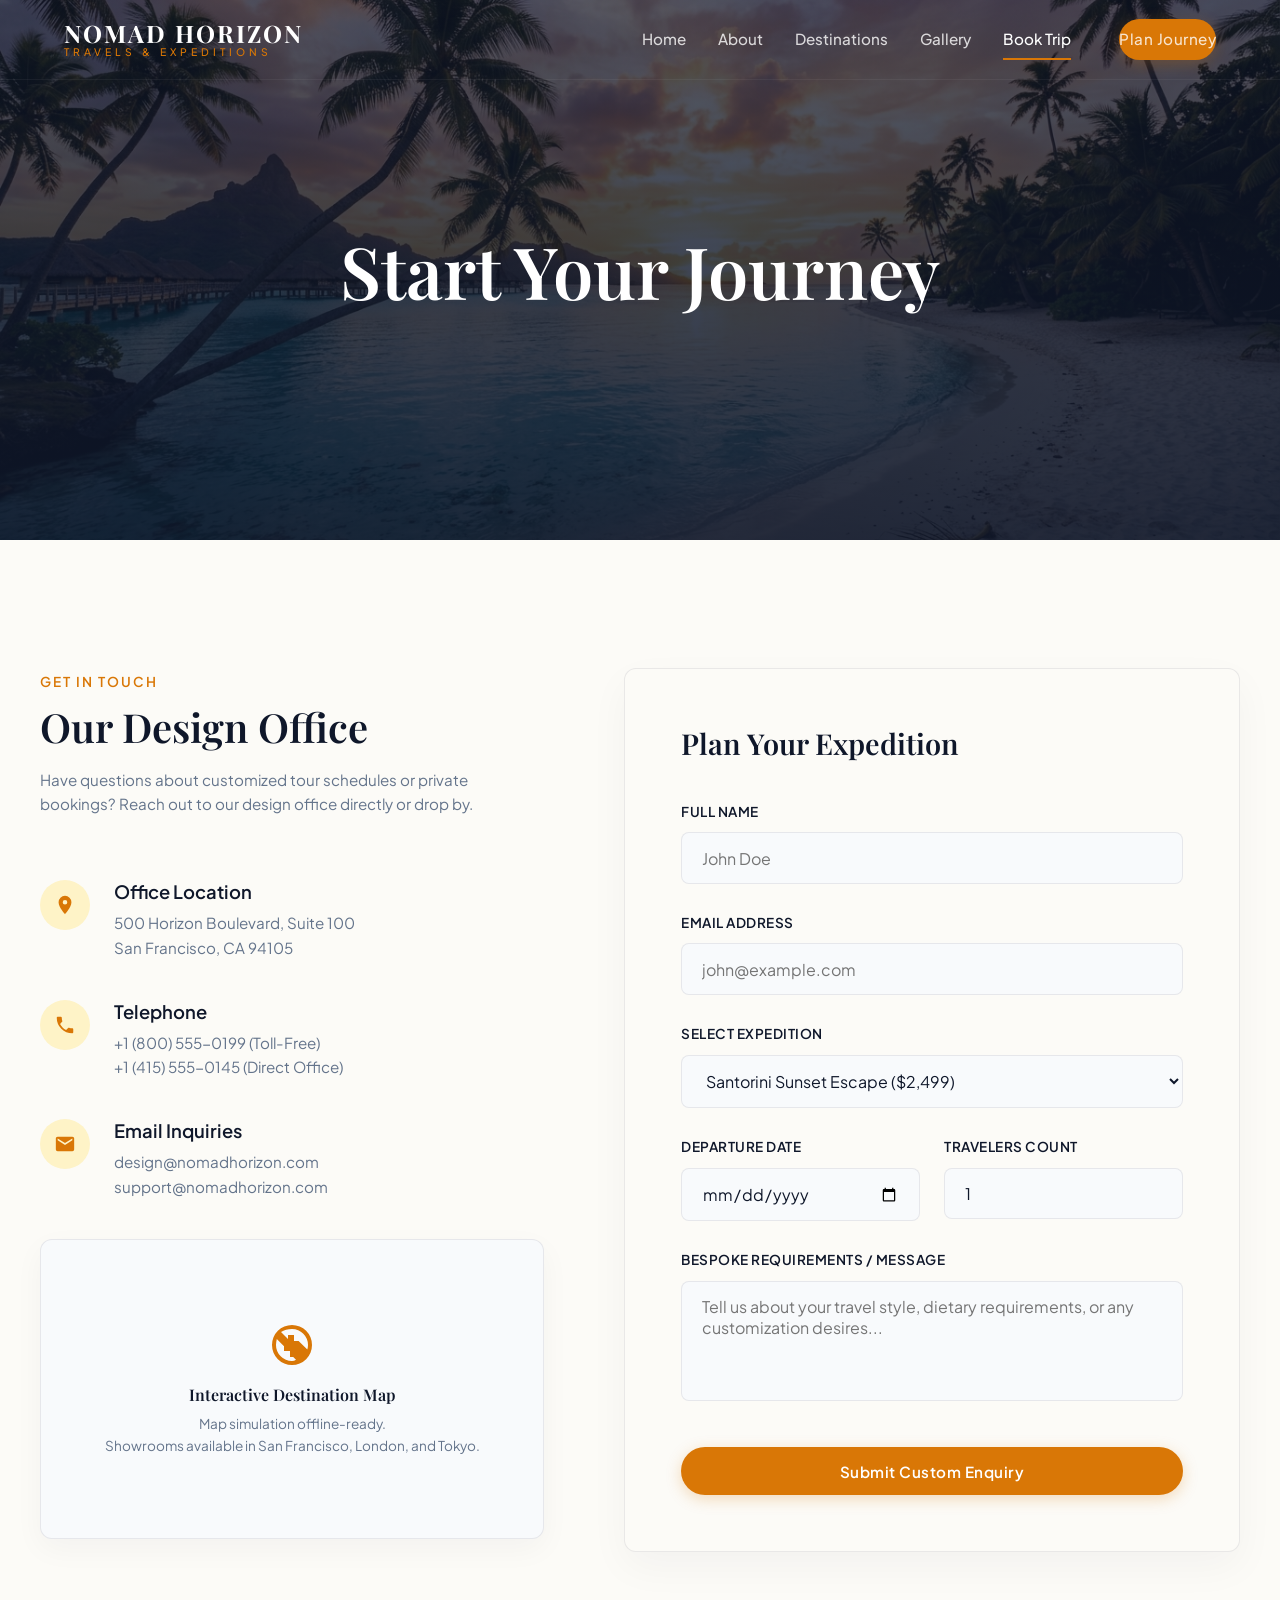
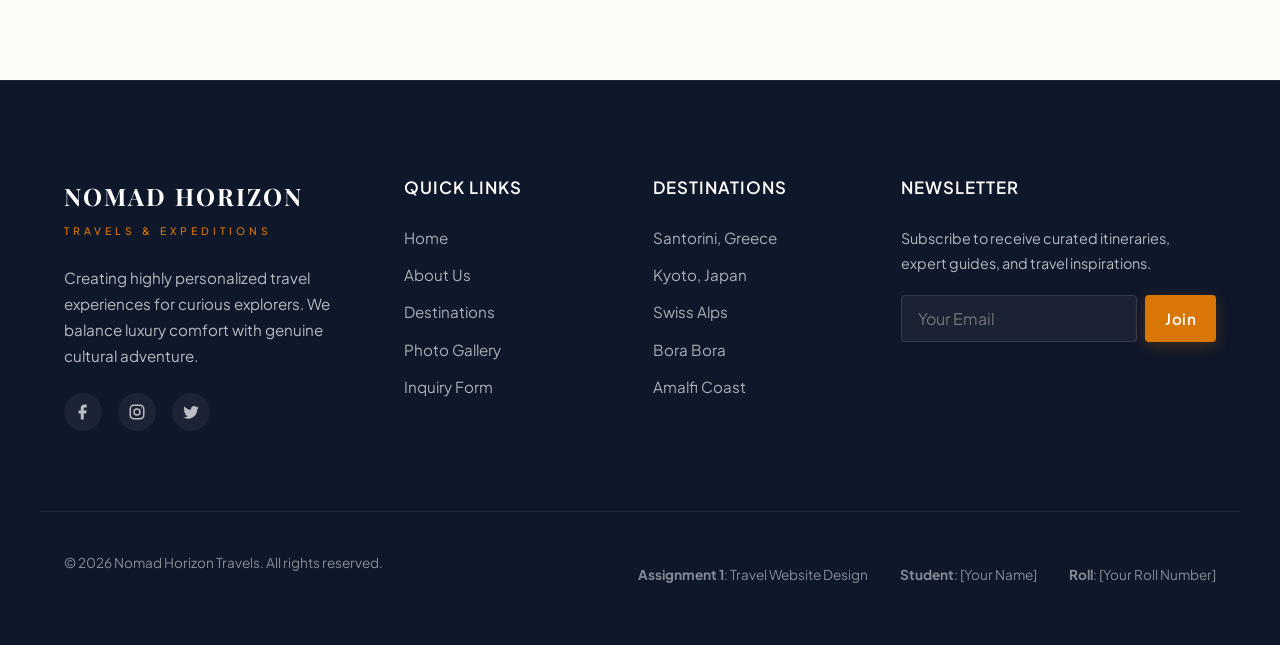
<file: booking.html>
<!DOCTYPE html>
<html lang="en">
<head>
    <meta charset="UTF-8">
    <meta name="viewport" content="width=device-width, initial-scale=1.0">
    <meta name="description" content="Book your next custom luxury expedition with Nomad Horizon Travels. Contact our travel designers, see our office location, and send a booking inquiry.">
    <meta name="keywords" content="book travel, custom holiday planning, travel agency phone number, travel office address, booking inquiry form">
    <title>Start Planning Your Expedition | Nomad Horizon Travels</title>
    
    <!-- Preconnect to Google Fonts -->
    <link rel="preconnect" href="https://fonts.googleapis.com">
    <link rel="preconnect" href="https://fonts.gstatic.com" crossorigin>
    
    <!-- Stylesheet -->
    <link rel="stylesheet" href="css/style.css">
</head>
<body>

    <!-- HEADER / NAVIGATION -->
    <header>
        <div class="container nav-container">
            <a href="index.html" class="logo" aria-label="Nomad Horizon Travels Home">
                <span class="logo-main">NOMAD HORIZON</span>
                <span class="logo-sub">Travels & Expeditions</span>
            </a>
            <nav class="nav-links" id="navLinks">
                <a href="index.html">Home</a>
                <a href="about.html">About</a>
                <a href="destinations.html">Destinations</a>
                <a href="gallery.html">Gallery</a>
                <a href="booking.html" class="active">Book Trip</a>
                <a href="booking.html" class="btn btn-accent nav-btn">Plan Journey</a>
            </nav>
            <button class="nav-toggle" id="navToggle" aria-label="Toggle mobile menu">
                <span></span>
                <span></span>
                <span></span>
            </button>
        </div>
    </header>

    <!-- BOOKING HERO BANNER -->
    <section class="about-hero" style="background-image: url('assets/hero.jpg');">
        <div class="about-hero-overlay"></div>
        <div class="about-hero-content">
            <h1 class="hero-title" style="margin-bottom: 0;">Start Your Journey</h1>
        </div>
    </section>

    <!-- BOOKING AND CONTACT LAYOUT -->
    <section class="section container">
        <div class="booking-grid">
            
            <!-- Left Column: Contact & Map -->
            <div class="contact-info-panel">
                <div>
                    <span class="text-accent" style="font-weight: 600; text-transform: uppercase; letter-spacing: 2px; font-size: 0.85rem;">Get In Touch</span>
                    <h2 style="margin-top: 0.5rem; margin-bottom: 1rem;">Our Design Office</h2>
                    <p style="color: var(--text-muted); font-size: 0.95rem;">Have questions about customized tour schedules or private bookings? Reach out to our design office directly or drop by.</p>
                </div>
                
                <!-- Contact Details -->
                <div class="contact-card">
                    <div class="contact-card-icon">
                        <!-- Pin Icon SVG -->
                        <svg viewBox="0 0 24 24"><path d="M12,11.5A2.5,2.5 0 0,1 9.5,9A2.5,2.5 0 0,1 12,6.5A2.5,2.5 0 0,1 14.5,9A2.5,2.5 0 0,1 12,11.5M12,2A7,7 0 0,0 5,9C5,14.25 12,22 12,22C12,22 19,14.25 19,9A7,7 0 0,0 12,2Z"/></svg>
                    </div>
                    <div class="contact-card-details">
                        <h4>Office Location</h4>
                        <p>500 Horizon Boulevard, Suite 100<br>San Francisco, CA 94105</p>
                    </div>
                </div>

                <div class="contact-card">
                    <div class="contact-card-icon">
                        <!-- Phone Icon SVG -->
                        <svg viewBox="0 0 24 24"><path d="M6.62,10.79C8.06,13.62 10.38,15.94 13.21,17.38L15.41,15.18C15.69,14.9 16.08,14.82 16.43,14.93C17.55,15.3 18.75,15.5 20,15.5A1,1 0 0,1 21,16.5V20A1,1 0 0,1 20,21A17,17 0 0,1 3,4A1,1 0 0,1 4,3H7.5A1,1 0 0,1 8.5,4C8.5,5.25 8.7,6.45 9.07,7.57C9.18,7.92 9.1,8.31 8.82,8.59L6.62,10.79Z"/></svg>
                    </div>
                    <div class="contact-card-details">
                        <h4>Telephone</h4>
                        <p>+1 (800) 555-0199 (Toll-Free)<br>+1 (415) 555-0145 (Direct Office)</p>
                    </div>
                </div>

                <div class="contact-card">
                    <div class="contact-card-icon">
                        <!-- Email Icon SVG -->
                        <svg viewBox="0 0 24 24"><path d="M20,4H4C2.89,4 2,4.89 2,6V18A2,2 0 0,0 4,20H20A2,2 0 0,0 22,18V6C22,4.89 21.1,4 20,4M20,8L12,13L4,8V6L12,11L20,6V8Z"/></svg>
                    </div>
                    <div class="contact-card-details">
                        <h4>Email Inquiries</h4>
                        <p>design@nomadhorizon.com<br>support@nomadhorizon.com</p>
                    </div>
                </div>
                
                <!-- Map Simulation -->
                <div class="map-container">
                    <div class="map-placeholder">
                        <!-- Earth Globe Icon SVG -->
                        <svg viewBox="0 0 24 24"><path d="M12,2A10,10 0 0,0 2,12A10,10 0 0,0 12,22A10,10 0 0,0 22,12A10,10 0 0,0 12,2M12,4A8,8 0 0,1 20,12C20,12.8 19.88,13.57 19.66,14.3L15.3,10H13V7H10V9L6.5,5.5C8.04,4.56 9.94,4 12,4M4.4,9L8,12.6V15H11V18H12.6L14,19.4C13.37,19.8 12.7,20 12,20A8,8 0 0,1 4,12C4,10.93 4.21,9.92 4.4,9Z"/></svg>
                        <h4>Interactive Destination Map</h4>
                        <p style="font-size: 0.85rem; margin-top: 0.5rem; margin-bottom: 0;">Map simulation offline-ready.<br>Showrooms available in San Francisco, London, and Tokyo.</p>
                    </div>
                </div>
            </div>
            
            <!-- Right Column: Booking Form -->
            <div class="booking-form-wrapper">
                <h3 class="form-title">Plan Your Expedition</h3>
                
                <form id="bookingForm" novalidate>
                    <!-- Name Input -->
                    <div class="form-group">
                        <label for="fullName" class="form-label">Full Name</label>
                        <input type="text" id="fullName" class="form-control" placeholder="John Doe" required>
                    </div>
                    
                    <!-- Email Input -->
                    <div class="form-group">
                        <label for="email" class="form-label">Email Address</label>
                        <input type="email" id="email" class="form-control" placeholder="john@example.com" required>
                    </div>
                    
                    <!-- Destination Package Select -->
                    <div class="form-group">
                        <label for="package" class="form-label">Select Expedition</label>
                        <select id="package" class="form-control">
                            <option value="santorini">Santorini Sunset Escape ($2,499)</option>
                            <option value="kyoto">Kyoto Heritage Tour ($2,850)</option>
                            <option value="alps">Swiss Alps Alpine Trek ($3,100)</option>
                            <option value="borabora">Bora Bora Luxury Haven ($3,800)</option>
                            <option value="amalfi">Amalfi Coast Coastal Cruise ($2,950)</option>
                            <option value="reef-explorer">Bora Bora Reef Explorer ($2,700)</option>
                        </select>
                    </div>
                    
                    <!-- Row: Date & Guests -->
                    <div class="form-row">
                        <div class="form-group">
                            <label for="startDate" class="form-label">Departure Date</label>
                            <input type="date" id="startDate" class="form-control" required>
                        </div>
                        <div class="form-group">
                            <label for="guests" class="form-label">Travelers Count</label>
                            <input type="number" id="guests" class="form-control" value="1" min="1" required>
                        </div>
                    </div>
                    
                    <!-- Special message -->
                    <div class="form-group" style="margin-bottom: 2.5rem;">
                        <label for="message" class="form-label">Bespoke Requirements / Message</label>
                        <textarea id="message" class="form-control" placeholder="Tell us about your travel style, dietary requirements, or any customization desires..."></textarea>
                    </div>
                    
                    <!-- Submit -->
                    <button type="submit" class="btn btn-accent" style="width: 100%;">Submit Custom Enquiry</button>
                </form>
            </div>
            
        </div>
    </section>

    <!-- FOOTER SECTION -->
    <footer>
        <div class="container footer-grid">
            <div class="footer-column">
                <div class="footer-logo">
                    <span class="logo-main">NOMAD HORIZON</span>
                    <span class="logo-sub">Travels & Expeditions</span>
                </div>
                <p>Creating highly personalized travel experiences for curious explorers. We balance luxury comfort with genuine cultural adventure.</p>
                <div class="footer-socials">
                    <a href="#" aria-label="Facebook">
                        <svg viewBox="0 0 24 24"><path d="M17,2H14A5,5 0 0,0 9,7V10H6V14H9V22H13V14H16L17,10H13V7A1,1 0 0,1 14,6H17V2Z"/></svg>
                    </a>
                    <a href="#" aria-label="Instagram">
                        <svg viewBox="0 0 24 24"><path d="M7.8,2H16.2C19.4,2 22,4.6 22,7.8V16.2C22,19.4 19.4,22 16.2,22H7.8C4.6,22 2,19.4 2,16.2V7.8C2,4.6 4.6,2 7.8,2M7.6,4A3.6,3.6 0 0,0 4,7.6V16.4C4,18.4 5.6,20 7.6,20H16.4C18.4,20 20,18.4 20,16.4V7.6A3.6,3.6 0 0,0 16.4,4H7.6M12,7A5,5 0 0,1 17,12A5,5 0 0,1 12,17A5,5 0 0,1 7,12A5,5 0 0,1 12,7M12,9A3,3 0 0,0 9,12A3,3 0 0,0 12,15A3,3 0 0,0 15,12A3,3 0 0,0 12,9M18,5.75A0.75,0.75 0 0,1 18.75,6.5A0.75,0.75 0 0,1 18,7.25A0.75,0.75 0 0,1 17.25,6.5A0.75,0.75 0 0,1 18,5.75Z"/></svg>
                    </a>
                    <a href="#" aria-label="Twitter">
                        <svg viewBox="0 0 24 24"><path d="M22.46,6C21.69,6.35 20.86,6.58 20,6.69C20.88,6.16 21.56,5.32 21.88,4.31C21.05,4.81 20.13,5.16 19.16,5.36C18.37,4.5 17.26,4 16,4C13.65,4 11.73,5.92 11.73,8.29C11.73,8.63 11.77,8.96 11.84,9.27C8.28,9.09 5.11,7.38 3,4.79C2.63,5.42 2.42,6.16 2.42,6.94C2.42,8.43 3.17,9.75 4.33,10.5C3.62,10.48 2.96,10.28 2.38,9.96C2.38,10 2.38,10 2.38,10.03C2.38,12.11 3.86,13.85 5.82,14.24C5.46,14.34 5.08,14.39 4.69,14.39C4.42,14.39 4.15,14.36 3.89,14.31C4.43,16 6,17.26 7.89,17.3C6.43,18.45 4.58,19.13 2.58,19.13C2.23,19.13 1.9,19.11 1.57,19.07C3.47,20.29 5.72,21 8.14,21C16,21 20.33,14.49 20.33,8.83C20.33,8.64 20.33,8.46 20.31,8.27C21.15,7.67 21.88,6.89 22.46,6Z"/></svg>
                    </a>
                </div>
            </div>
            
            <div class="footer-column">
                <h4>Quick Links</h4>
                <div class="footer-links">
                    <a href="index.html">Home</a>
                    <a href="about.html">About Us</a>
                    <a href="destinations.html">Destinations</a>
                    <a href="gallery.html">Photo Gallery</a>
                    <a href="booking.html">Inquiry Form</a>
                </div>
            </div>
            
            <div class="footer-column">
                <h4>Destinations</h4>
                <div class="footer-links">
                    <a href="destinations.html?package=santorini">Santorini, Greece</a>
                    <a href="destinations.html?package=kyoto">Kyoto, Japan</a>
                    <a href="destinations.html?package=alps">Swiss Alps</a>
                    <a href="destinations.html?package=borabora">Bora Bora</a>
                    <a href="destinations.html?package=amalfi">Amalfi Coast</a>
                </div>
            </div>
            
            <div class="footer-column">
                <h4>Newsletter</h4>
                <div class="footer-newsletter">
                    <p>Subscribe to receive curated itineraries, expert guides, and travel inspirations.</p>
                    <form class="newsletter-form" onsubmit="event.preventDefault(); alert('Subscribed successfully!'); this.reset();">
                        <input type="email" placeholder="Your Email" required aria-label="Newsletter Email Input">
                        <button type="submit" class="btn btn-accent">Join</button>
                    </form>
                </div>
            </div>
        </div>
        
        <div class="container footer-bottom">
            <p>&copy; 2026 Nomad Horizon Travels. All rights reserved.</p>
            <div class="footer-bottom-links">
                <!-- Academic Submission Metadata -->
                <span><strong>Assignment 1</strong>: Travel Website Design</span>
                <span><strong>Student</strong>: [Your Name]</span>
                <span><strong>Roll</strong>: [Your Roll Number]</span>
            </div>
        </div>
    </footer>

    <!-- JavaScript scripts -->
    <script src="js/main.js"></script>

    <!--Start of Tawk.to Script-->
    <script type="text/javascript">
    var Tawk_API=Tawk_API||{}, Tawk_LoadStart=new Date();
    (function(){
    var s1=document.createElement("script"),s0=document.getElementsByTagName("script")[0];
    s1.async=true;
    s1.src='https://embed.tawk.to/6a478cef364b851d516c65a3/1jsjnt2v1';
    s1.charset='UTF-8';
    s1.setAttribute('crossorigin','*');
    s0.parentNode.insertBefore(s1,s0);
    })();
    </script>
    <!--End of Tawk.to Script-->
</body>
</html>
</file>
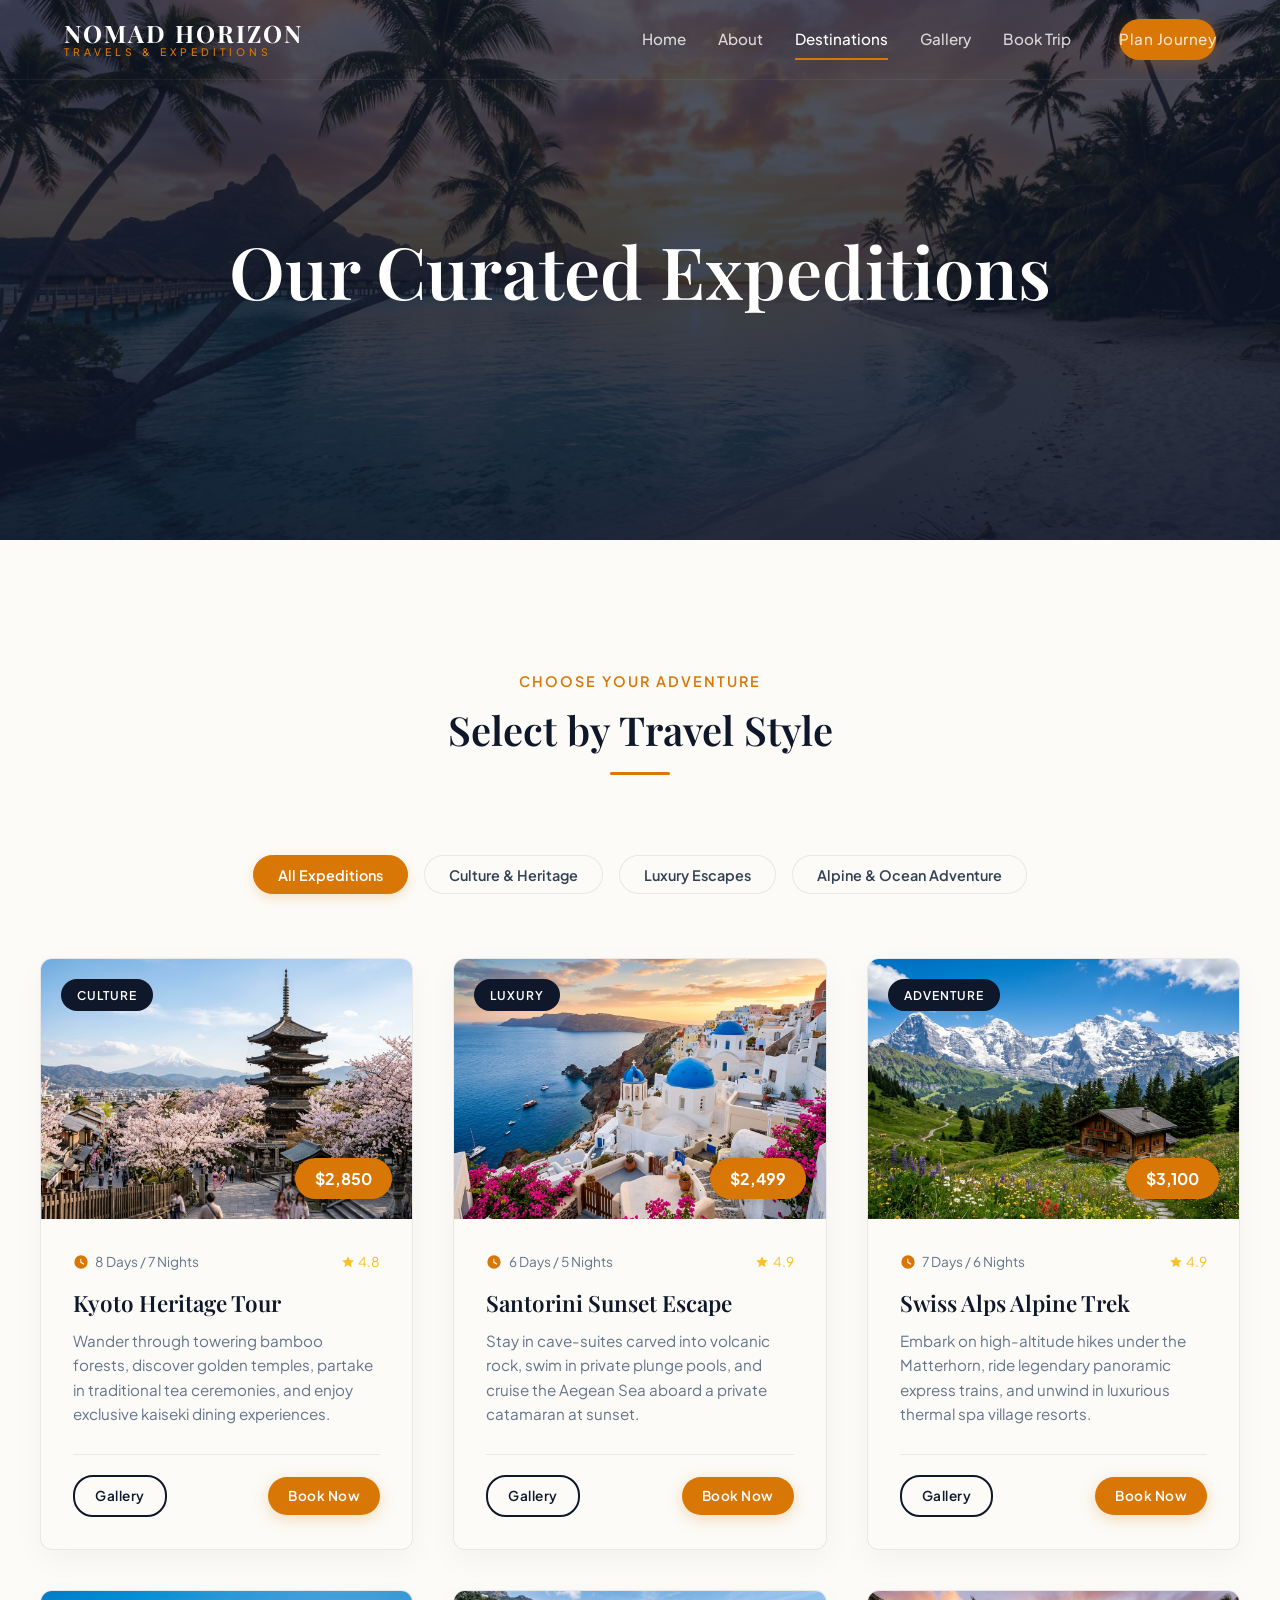
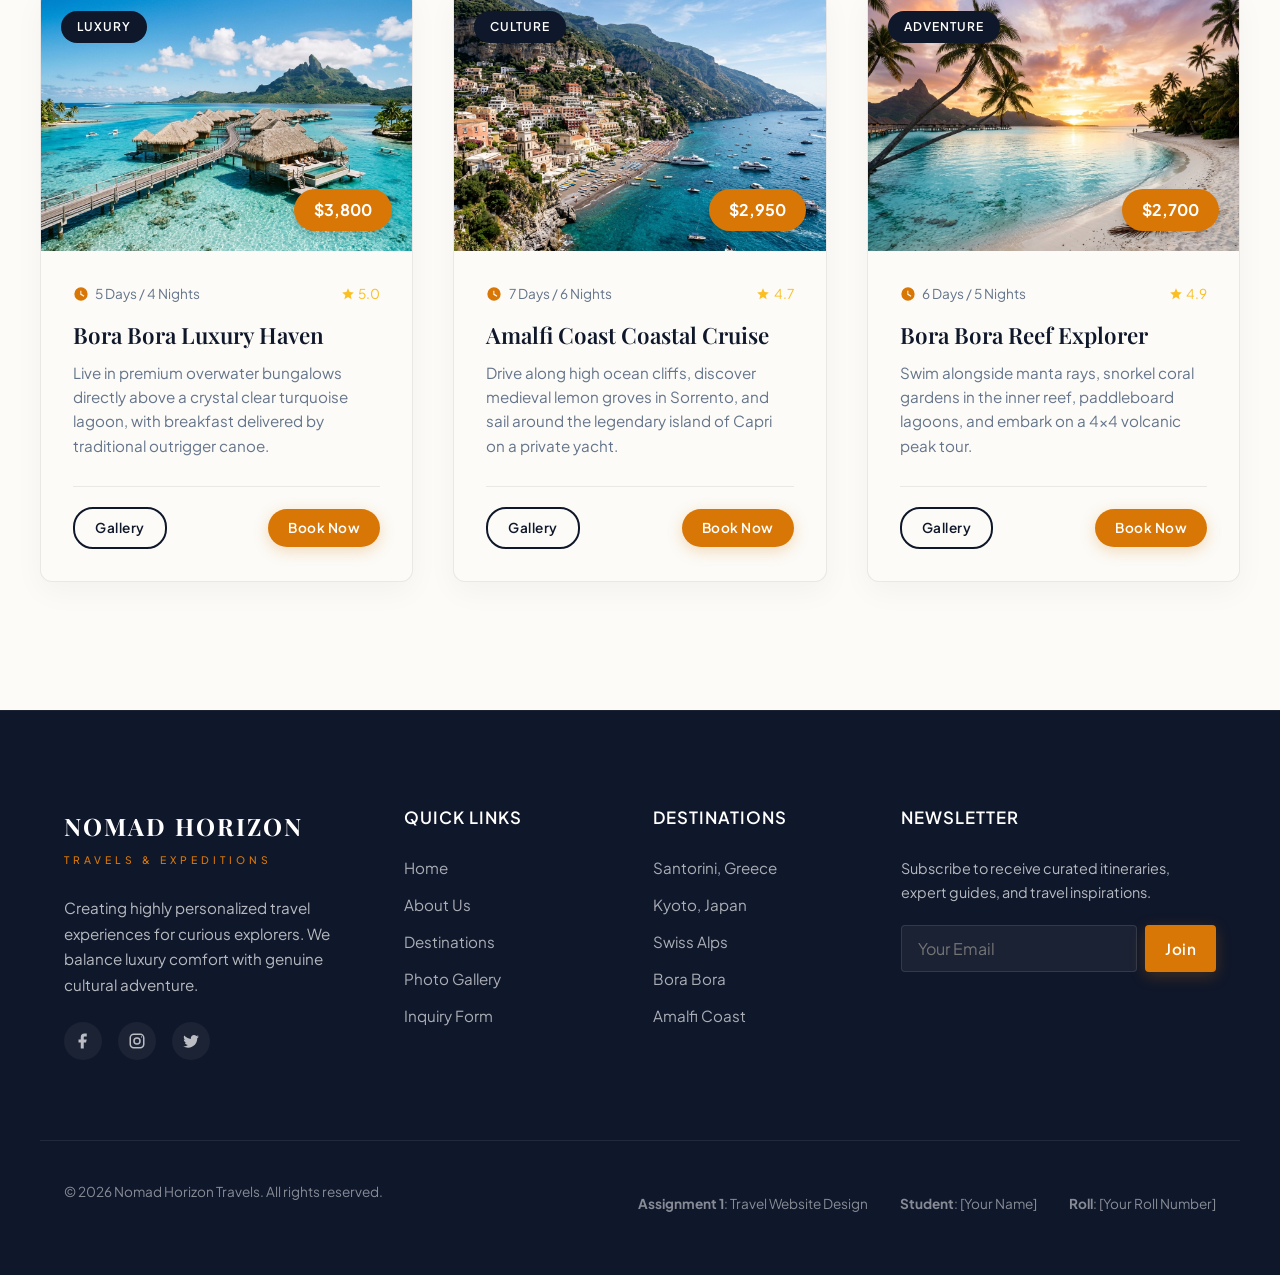
<file: destinations.html>
<!DOCTYPE html>
<html lang="en">
<head>
    <meta charset="UTF-8">
    <meta name="viewport" content="width=device-width, initial-scale=1.0">
    <meta name="description" content="Explore our bespoke travel packages and custom expeditions: Kyoto, Santorini, Swiss Alps, Bora Bora, and Amalfi Coast. Filter by Culture, Luxury, or Adventure.">
    <meta name="keywords" content="travel packages, tour bookings, destination guides, Kyoto tour, Santorini vacation, Alps trekking, Bora Bora resort">
    <title>Curated Destinations & Tour Packages | Nomad Horizon Travels</title>
    
    <!-- Preconnect to Google Fonts -->
    <link rel="preconnect" href="https://fonts.googleapis.com">
    <link rel="preconnect" href="https://fonts.gstatic.com" crossorigin>
    
    <!-- Stylesheet -->
    <link rel="stylesheet" href="css/style.css">
</head>
<body>

    <!-- HEADER / NAVIGATION -->
    <header>
        <div class="container nav-container">
            <a href="index.html" class="logo" aria-label="Nomad Horizon Travels Home">
                <span class="logo-main">NOMAD HORIZON</span>
                <span class="logo-sub">Travels & Expeditions</span>
            </a>
            <nav class="nav-links" id="navLinks">
                <a href="index.html">Home</a>
                <a href="about.html">About</a>
                <a href="destinations.html" class="active">Destinations</a>
                <a href="gallery.html">Gallery</a>
                <a href="booking.html">Book Trip</a>
                <a href="booking.html" class="btn btn-accent nav-btn">Plan Journey</a>
            </nav>
            <button class="nav-toggle" id="navToggle" aria-label="Toggle mobile menu">
                <span></span>
                <span></span>
                <span></span>
            </button>
        </div>
    </header>

    <!-- DESTINATIONS HERO BANNER -->
    <section class="about-hero" style="background-image: url('assets/hero.jpg');">
        <div class="about-hero-overlay"></div>
        <div class="about-hero-content">
            <h1 class="hero-title" style="margin-bottom: 0;">Our Curated Expeditions</h1>
        </div>
    </section>

    <!-- INTRO & INTERACTIVE FILTER SECTION -->
    <section class="section container">
        <div class="section-header">
            <span>Choose Your Adventure</span>
            <h2>Select by Travel Style</h2>
        </div>
        
        <!-- Filter Tabs -->
        <div class="filter-tabs">
            <button class="filter-btn active" data-filter="all">All Expeditions</button>
            <button class="filter-btn" data-filter="culture">Culture & Heritage</button>
            <button class="filter-btn" data-filter="luxury">Luxury Escapes</button>
            <button class="filter-btn" data-filter="adventure">Alpine & Ocean Adventure</button>
        </div>
        
        <!-- Packages Grid -->
        <div class="grid-3" id="destinationsGrid">
            
            <!-- Card 1: Kyoto Cultural -->
            <div class="package-card destination-card-item" data-category="culture">
                <div class="package-img-wrapper">
                    <span class="package-badge">Culture</span>
                    <img src="assets/kyoto.jpg" alt="Kyoto temple pagoda with cherry blossoms" loading="lazy">
                    <span class="package-price">$2,850</span>
                </div>
                <div class="package-content">
                    <div class="package-meta">
                        <div class="package-meta-item">
                            <svg viewBox="0 0 24 24"><path d="M12,2A10,10 0 0,0 2,12A10,10 0 0,0 12,22A10,10 0 0,0 22,12A10,10 0 0,0 12,2M16.2,16.2L11,13V7H12.5V11.8L17,14.5L16.2,16.2Z"/></svg>
                            <span>8 Days / 7 Nights</span>
                        </div>
                        <div class="package-rating">
                            <svg viewBox="0 0 24 24"><path d="M12,17.27L18.18,21L16.54,13.97L22,9.24L14.81,8.62L12,2L9.19,8.62L2,9.24L7.45,13.97L5.82,21L12,17.27Z"/></svg>
                            <span>4.8</span>
                        </div>
                    </div>
                    <h3>Kyoto Heritage Tour</h3>
                    <p>Wander through towering bamboo forests, discover golden temples, partake in traditional tea ceremonies, and enjoy exclusive kaiseki dining experiences.</p>
                    <div class="package-footer">
                        <a href="gallery.html" class="btn btn-outline-dark package-btn">Gallery</a>
                        <a href="booking.html?package=kyoto" class="btn btn-accent package-btn">Book Now</a>
                    </div>
                </div>
            </div>

            <!-- Card 2: Santorini Sunset -->
            <div class="package-card destination-card-item" data-category="luxury">
                <div class="package-img-wrapper">
                    <span class="package-badge">Luxury</span>
                    <img src="assets/santorini.jpg" alt="White houses with blue dome churches in Santorini Greece" loading="lazy">
                    <span class="package-price">$2,499</span>
                </div>
                <div class="package-content">
                    <div class="package-meta">
                        <div class="package-meta-item">
                            <svg viewBox="0 0 24 24"><path d="M12,2A10,10 0 0,0 2,12A10,10 0 0,0 12,22A10,10 0 0,0 22,12A10,10 0 0,0 12,2M16.2,16.2L11,13V7H12.5V11.8L17,14.5L16.2,16.2Z"/></svg>
                            <span>6 Days / 5 Nights</span>
                        </div>
                        <div class="package-rating">
                            <svg viewBox="0 0 24 24"><path d="M12,17.27L18.18,21L16.54,13.97L22,9.24L14.81,8.62L12,2L9.19,8.62L2,9.24L7.45,13.97L5.82,21L12,17.27Z"/></svg>
                            <span>4.9</span>
                        </div>
                    </div>
                    <h3>Santorini Sunset Escape</h3>
                    <p>Stay in cave-suites carved into volcanic rock, swim in private plunge pools, and cruise the Aegean Sea aboard a private catamaran at sunset.</p>
                    <div class="package-footer">
                        <a href="gallery.html" class="btn btn-outline-dark package-btn">Gallery</a>
                        <a href="booking.html?package=santorini" class="btn btn-accent package-btn">Book Now</a>
                    </div>
                </div>
            </div>

            <!-- Card 3: Swiss Alps -->
            <div class="package-card destination-card-item" data-category="adventure">
                <div class="package-img-wrapper">
                    <span class="package-badge">Adventure</span>
                    <img src="assets/alps.jpg" alt="Snow-capped alpine mountains chalet in Swiss Alps" loading="lazy">
                    <span class="package-price">$3,100</span>
                </div>
                <div class="package-content">
                    <div class="package-meta">
                        <div class="package-meta-item">
                            <svg viewBox="0 0 24 24"><path d="M12,2A10,10 0 0,0 2,12A10,10 0 0,0 12,22A10,10 0 0,0 22,12A10,10 0 0,0 12,2M16.2,16.2L11,13V7H12.5V11.8L17,14.5L16.2,16.2Z"/></svg>
                            <span>7 Days / 6 Nights</span>
                        </div>
                        <div class="package-rating">
                            <svg viewBox="0 0 24 24"><path d="M12,17.27L18.18,21L16.54,13.97L22,9.24L14.81,8.62L12,2L9.19,8.62L2,9.24L7.45,13.97L5.82,21L12,17.27Z"/></svg>
                            <span>4.9</span>
                        </div>
                    </div>
                    <h3>Swiss Alps Alpine Trek</h3>
                    <p>Embark on high-altitude hikes under the Matterhorn, ride legendary panoramic express trains, and unwind in luxurious thermal spa village resorts.</p>
                    <div class="package-footer">
                        <a href="gallery.html" class="btn btn-outline-dark package-btn">Gallery</a>
                        <a href="booking.html?package=alps" class="btn btn-accent package-btn">Book Now</a>
                    </div>
                </div>
            </div>

            <!-- Card 4: Bora Bora -->
            <div class="package-card destination-card-item" data-category="luxury">
                <div class="package-img-wrapper">
                    <span class="package-badge">Luxury</span>
                    <img src="assets/borabora.jpg" alt="Bora Bora luxury overwater villas" loading="lazy">
                    <span class="package-price">$3,800</span>
                </div>
                <div class="package-content">
                    <div class="package-meta">
                        <div class="package-meta-item">
                            <svg viewBox="0 0 24 24"><path d="M12,2A10,10 0 0,0 2,12A10,10 0 0,0 12,22A10,10 0 0,0 22,12A10,10 0 0,0 12,2M16.2,16.2L11,13V7H12.5V11.8L17,14.5L16.2,16.2Z"/></svg>
                            <span>5 Days / 4 Nights</span>
                        </div>
                        <div class="package-rating">
                            <svg viewBox="0 0 24 24"><path d="M12,17.27L18.18,21L16.54,13.97L22,9.24L14.81,8.62L12,2L9.19,8.62L2,9.24L7.45,13.97L5.82,21L12,17.27Z"/></svg>
                            <span>5.0</span>
                        </div>
                    </div>
                    <h3>Bora Bora Luxury Haven</h3>
                    <p>Live in premium overwater bungalows directly above a crystal clear turquoise lagoon, with breakfast delivered by traditional outrigger canoe.</p>
                    <div class="package-footer">
                        <a href="gallery.html" class="btn btn-outline-dark package-btn">Gallery</a>
                        <a href="booking.html?package=borabora" class="btn btn-accent package-btn">Book Now</a>
                    </div>
                </div>
            </div>

            <!-- Card 5: Amalfi Coast -->
            <div class="package-card destination-card-item" data-category="culture">
                <div class="package-img-wrapper">
                    <span class="package-badge">Culture</span>
                    <img src="assets/amalfi.jpg" alt="Scenic Amalfi Positano houses clustered on cliff overlooking sea" loading="lazy">
                    <span class="package-price">$2,950</span>
                </div>
                <div class="package-content">
                    <div class="package-meta">
                        <div class="package-meta-item">
                            <svg viewBox="0 0 24 24"><path d="M12,2A10,10 0 0,0 2,12A10,10 0 0,0 12,22A10,10 0 0,0 22,12A10,10 0 0,0 12,2M16.2,16.2L11,13V7H12.5V11.8L17,14.5L16.2,16.2Z"/></svg>
                            <span>7 Days / 6 Nights</span>
                        </div>
                        <div class="package-rating">
                            <svg viewBox="0 0 24 24"><path d="M12,17.27L18.18,21L16.54,13.97L22,9.24L14.81,8.62L12,2L9.19,8.62L2,9.24L7.45,13.97L5.82,21L12,17.27Z"/></svg>
                            <span>4.7</span>
                        </div>
                    </div>
                    <h3>Amalfi Coast Coastal Cruise</h3>
                    <p>Drive along high ocean cliffs, discover medieval lemon groves in Sorrento, and sail around the legendary island of Capri on a private yacht.</p>
                    <div class="package-footer">
                        <a href="gallery.html" class="btn btn-outline-dark package-btn">Gallery</a>
                        <a href="booking.html?package=amalfi" class="btn btn-accent package-btn">Book Now</a>
                    </div>
                </div>
            </div>

            <!-- Card 6: Bora Bora Reef Explorer -->
            <div class="package-card destination-card-item" data-category="adventure">
                <div class="package-img-wrapper">
                    <span class="package-badge">Adventure</span>
                    <img src="assets/hero.jpg" alt="Tropical lagoon representing aquatic adventure packages" loading="lazy">
                    <span class="package-price">$2,700</span>
                </div>
                <div class="package-content">
                    <div class="package-meta">
                        <div class="package-meta-item">
                            <svg viewBox="0 0 24 24"><path d="M12,2A10,10 0 0,0 2,12A10,10 0 0,0 12,22A10,10 0 0,0 22,12A10,10 0 0,0 12,2M16.2,16.2L11,13V7H12.5V11.8L17,14.5L16.2,16.2Z"/></svg>
                            <span>6 Days / 5 Nights</span>
                        </div>
                        <div class="package-rating">
                            <svg viewBox="0 0 24 24"><path d="M12,17.27L18.18,21L16.54,13.97L22,9.24L14.81,8.62L12,2L9.19,8.62L2,9.24L7.45,13.97L5.82,21L12,17.27Z"/></svg>
                            <span>4.9</span>
                        </div>
                    </div>
                    <h3>Bora Bora Reef Explorer</h3>
                    <p>Swim alongside manta rays, snorkel coral gardens in the inner reef, paddleboard lagoons, and embark on a 4x4 volcanic peak tour.</p>
                    <div class="package-footer">
                        <a href="gallery.html" class="btn btn-outline-dark package-btn">Gallery</a>
                        <a href="booking.html?package=reef-explorer" class="btn btn-accent package-btn">Book Now</a>
                    </div>
                </div>
            </div>

        </div>
    </section>

    <!-- FOOTER SECTION -->
    <footer>
        <div class="container footer-grid">
            <div class="footer-column">
                <div class="footer-logo">
                    <span class="logo-main">NOMAD HORIZON</span>
                    <span class="logo-sub">Travels & Expeditions</span>
                </div>
                <p>Creating highly personalized travel experiences for curious explorers. We balance luxury comfort with genuine cultural adventure.</p>
                <div class="footer-socials">
                    <a href="#" aria-label="Facebook">
                        <svg viewBox="0 0 24 24"><path d="M17,2H14A5,5 0 0,0 9,7V10H6V14H9V22H13V14H16L17,10H13V7A1,1 0 0,1 14,6H17V2Z"/></svg>
                    </a>
                    <a href="#" aria-label="Instagram">
                        <svg viewBox="0 0 24 24"><path d="M7.8,2H16.2C19.4,2 22,4.6 22,7.8V16.2C22,19.4 19.4,22 16.2,22H7.8C4.6,22 2,19.4 2,16.2V7.8C2,4.6 4.6,2 7.8,2M7.6,4A3.6,3.6 0 0,0 4,7.6V16.4C4,18.4 5.6,20 7.6,20H16.4C18.4,20 20,18.4 20,16.4V7.6A3.6,3.6 0 0,0 16.4,4H7.6M12,7A5,5 0 0,1 17,12A5,5 0 0,1 12,17A5,5 0 0,1 7,12A5,5 0 0,1 12,7M12,9A3,3 0 0,0 9,12A3,3 0 0,0 12,15A3,3 0 0,0 15,12A3,3 0 0,0 12,9M18,5.75A0.75,0.75 0 0,1 18.75,6.5A0.75,0.75 0 0,1 18,7.25A0.75,0.75 0 0,1 17.25,6.5A0.75,0.75 0 0,1 18,5.75Z"/></svg>
                    </a>
                    <a href="#" aria-label="Twitter">
                        <svg viewBox="0 0 24 24"><path d="M22.46,6C21.69,6.35 20.86,6.58 20,6.69C20.88,6.16 21.56,5.32 21.88,4.31C21.05,4.81 20.13,5.16 19.16,5.36C18.37,4.5 17.26,4 16,4C13.65,4 11.73,5.92 11.73,8.29C11.73,8.63 11.77,8.96 11.84,9.27C8.28,9.09 5.11,7.38 3,4.79C2.63,5.42 2.42,6.16 2.42,6.94C2.42,8.43 3.17,9.75 4.33,10.5C3.62,10.48 2.96,10.28 2.38,9.96C2.38,10 2.38,10 2.38,10.03C2.38,12.11 3.86,13.85 5.82,14.24C5.46,14.34 5.08,14.39 4.69,14.39C4.42,14.39 4.15,14.36 3.89,14.31C4.43,16 6,17.26 7.89,17.3C6.43,18.45 4.58,19.13 2.58,19.13C2.23,19.13 1.9,19.11 1.57,19.07C3.47,20.29 5.72,21 8.14,21C16,21 20.33,14.49 20.33,8.83C20.33,8.64 20.33,8.46 20.31,8.27C21.15,7.67 21.88,6.89 22.46,6Z"/></svg>
                    </a>
                </div>
            </div>
            
            <div class="footer-column">
                <h4>Quick Links</h4>
                <div class="footer-links">
                    <a href="index.html">Home</a>
                    <a href="about.html">About Us</a>
                    <a href="destinations.html">Destinations</a>
                    <a href="gallery.html">Photo Gallery</a>
                    <a href="booking.html">Inquiry Form</a>
                </div>
            </div>
            
            <div class="footer-column">
                <h4>Destinations</h4>
                <div class="footer-links">
                    <a href="destinations.html?package=santorini">Santorini, Greece</a>
                    <a href="destinations.html?package=kyoto">Kyoto, Japan</a>
                    <a href="destinations.html?package=alps">Swiss Alps</a>
                    <a href="destinations.html?package=borabora">Bora Bora</a>
                    <a href="destinations.html?package=amalfi">Amalfi Coast</a>
                </div>
            </div>
            
            <div class="footer-column">
                <h4>Newsletter</h4>
                <div class="footer-newsletter">
                    <p>Subscribe to receive curated itineraries, expert guides, and travel inspirations.</p>
                    <form class="newsletter-form" onsubmit="event.preventDefault(); alert('Subscribed successfully!'); this.reset();">
                        <input type="email" placeholder="Your Email" required aria-label="Newsletter Email Input">
                        <button type="submit" class="btn btn-accent">Join</button>
                    </form>
                </div>
            </div>
        </div>
        
        <div class="container footer-bottom">
            <p>&copy; 2026 Nomad Horizon Travels. All rights reserved.</p>
            <div class="footer-bottom-links">
                <!-- Academic Submission Metadata -->
                <span><strong>Assignment 1</strong>: Travel Website Design</span>
                <span><strong>Student</strong>: [Your Name]</span>
                <span><strong>Roll</strong>: [Your Roll Number]</span>
            </div>
        </div>
    </footer>

    <!-- JavaScript scripts -->
    <script src="js/main.js"></script>

    <!--Start of Tawk.to Script-->
    <script type="text/javascript">
    var Tawk_API=Tawk_API||{}, Tawk_LoadStart=new Date();
    (function(){
    var s1=document.createElement("script"),s0=document.getElementsByTagName("script")[0];
    s1.async=true;
    s1.src='https://embed.tawk.to/6a478cef364b851d516c65a3/1jsjnt2v1';
    s1.charset='UTF-8';
    s1.setAttribute('crossorigin','*');
    s0.parentNode.insertBefore(s1,s0);
    })();
    </script>
    <!--End of Tawk.to Script-->
</body>
</html>
</file>
<file: css/style.css>
/* 
   NOMAD HORIZON TRAVELS - CORE STYLESHEET
   Author: Nomad Horizon Design Studio
   Version: 2.0.0
*/

/* Google Fonts Import */
@import url('https://fonts.googleapis.com/css2?family=Plus+Jakarta+Sans:wght@300;400;500;600;700&family=Playfair+Display:ital,wght@0,400;0,600;0,700;1,400&display=swap');

/* CSS VARIABLES */
:root {
    --primary: #0F172A;         /* Slate 900 */
    --primary-light: #1E293B;   /* Slate 800 */
    --accent: #D97706;          /* Amber 600 */
    --accent-hover: #B45309;    /* Amber 700 */
    --accent-light: #FEF3C7;    /* Amber 100 */
    --bg-light: #FCFBF7;        /* Warm alabaster cream */
    --bg-alt: #F8FAFC;          /* Soft cool grey */
    --bg-dark: #090D16;         /* Midnight slate */
    --text-dark: #334155;       /* Slate 700 */
    --text-light: #FFFFFF;      
    --text-muted: #64748B;      /* Slate 500 */
    --border-color: rgba(15, 23, 42, 0.08);
    --border-light: rgba(255, 255, 255, 0.1);
    
    /* Font stacks */
    --font-serif: 'Playfair Display', Georgia, serif;
    --font-sans: 'Plus Jakarta Sans', -apple-system, BlinkMacSystemFont, "Segoe UI", Roboto, sans-serif;
    
    /* Layout properties */
    --max-width: 1200px;
    --header-height: 80px;
    --transition: all 0.4s cubic-bezier(0.16, 1, 0.3, 1);
    --box-shadow: 0 10px 30px rgba(15, 23, 42, 0.04);
    --box-shadow-hover: 0 20px 40px rgba(217, 119, 6, 0.12);
    --border-radius: 12px;
}

/* RESET & BASE STYLES */
* {
    margin: 0;
    padding: 0;
    box-sizing: border-box;
}

html {
    scroll-behavior: smooth;
    font-size: 16px;
}

body {
    font-family: var(--font-sans);
    background-color: var(--bg-light);
    color: var(--text-dark);
    line-height: 1.6;
    overflow-x: hidden;
    -webkit-font-smoothing: antialiased;
}

a {
    color: inherit;
    text-decoration: none;
    transition: var(--transition);
}

img {
    max-width: 100%;
    height: auto;
    display: block;
}

button, input, select, textarea {
    font-family: inherit;
    font-size: inherit;
}

ul {
    list-style: none;
}

/* TYPOGRAPHY */
h1, h2, h3, h4 {
    font-family: var(--font-serif);
    font-weight: 600;
    color: var(--primary);
    line-height: 1.25;
}

h1 {
    font-size: clamp(2.5rem, 5vw, 4rem);
}

h2 {
    font-size: clamp(1.8rem, 4vw, 2.5rem);
    margin-bottom: 1rem;
}

h3 {
    font-size: clamp(1.3rem, 2.5vw, 1.8rem);
    margin-bottom: 0.75rem;
}

p {
    margin-bottom: 1.5rem;
}

.text-center {
    text-align: center;
}

.text-accent {
    color: var(--accent);
}

/* UTILITY LAYOUTS */
.container {
    width: 100%;
    max-width: var(--max-width);
    margin: 0 auto;
    padding: 0 1.5rem;
}

.section {
    padding: 8rem 0;
}

.section-bg {
    background-color: var(--bg-alt);
}

.section-dark {
    background-color: var(--primary);
    color: var(--text-light);
}

.section-dark h1,
.section-dark h2,
.section-dark h3,
.section-dark h4 {
    color: var(--text-light);
}

.section-header {
    text-align: center;
    max-width: 600px;
    margin: 0 auto 5rem auto;
}

.section-header span {
    display: inline-block;
    font-size: 0.9rem;
    font-weight: 600;
    text-transform: uppercase;
    letter-spacing: 2px;
    color: var(--accent);
    margin-bottom: 0.75rem;
}

.section-header h2 {
    position: relative;
    padding-bottom: 1.25rem;
}

.section-header h2::after {
    content: '';
    position: absolute;
    bottom: 0;
    left: 50%;
    transform: translateX(-50%);
    width: 60px;
    height: 3px;
    background-color: var(--accent);
    border-radius: 2px;
}

/* BUTTONS */
.btn {
    display: inline-flex;
    align-items: center;
    justify-content: center;
    padding: 0.9rem 2rem;
    font-size: 0.95rem;
    font-weight: 600;
    border-radius: 30px;
    cursor: pointer;
    transition: var(--transition);
    border: none;
    outline: none;
    letter-spacing: 0.5px;
}

.btn-primary {
    background-color: var(--primary);
    color: var(--text-light);
}

.btn-primary:hover {
    background-color: var(--accent);
    transform: translateY(-2px);
}

.btn-accent {
    background-color: var(--accent);
    color: var(--text-light);
    box-shadow: 0 4px 15px rgba(217, 119, 6, 0.25);
}

.btn-accent:hover {
    background-color: var(--accent-hover);
    transform: translateY(-2px);
    box-shadow: 0 8px 20px rgba(217, 119, 6, 0.4);
}

.btn-outline-white {
    background-color: transparent;
    color: var(--text-light);
    border: 2px solid var(--text-light);
}

.btn-outline-white:hover {
    background-color: var(--text-light);
    color: var(--primary);
    transform: translateY(-2px);
}

.btn-outline-dark {
    background-color: transparent;
    color: var(--primary);
    border: 2px solid var(--primary);
}

.btn-outline-dark:hover {
    background-color: var(--primary);
    color: var(--text-light);
    transform: translateY(-2px);
}

/* GRIDS */
.grid-2 {
    display: grid;
    grid-template-columns: repeat(2, 1fr);
    gap: 3rem;
    align-items: center;
}

.grid-3 {
    display: grid;
    grid-template-columns: repeat(3, 1fr);
    gap: 2.5rem;
}

/* HEADER & STICKY NAVIGATION */
header {
    position: fixed;
    top: 0;
    left: 0;
    width: 100%;
    height: var(--header-height);
    display: flex;
    align-items: center;
    z-index: 1000;
    transition: var(--transition);
    border-bottom: 1px solid rgba(255, 255, 255, 0.05);
}

header.scrolled {
    background-color: rgba(15, 23, 42, 0.95);
    backdrop-filter: blur(10px);
    height: 70px;
    box-shadow: 0 4px 20px rgba(0, 0, 0, 0.1);
    border-bottom: 1px solid rgba(255, 255, 255, 0.08);
}

.nav-container {
    display: flex;
    align-items: center;
    justify-content: space-between;
    width: 100%;
}

.logo {
    display: flex;
    flex-direction: column;
    line-height: 1;
}

.logo-main {
    font-family: var(--font-serif);
    font-size: 1.5rem;
    font-weight: 700;
    letter-spacing: 2px;
    color: var(--text-light);
}

.logo-sub {
    font-family: var(--font-sans);
    font-size: 0.65rem;
    font-weight: 500;
    letter-spacing: 4px;
    color: var(--accent);
    text-transform: uppercase;
    margin-top: 2px;
}

.nav-links {
    display: flex;
    align-items: center;
    gap: 2rem;
}

.nav-links a {
    font-size: 0.95rem;
    font-weight: 500;
    color: rgba(255, 255, 255, 0.8);
    position: relative;
    padding: 0.5rem 0;
}

.nav-links a:hover,
.nav-links a.active {
    color: var(--text-light);
}

.nav-links a::after {
    content: '';
    position: absolute;
    bottom: 0;
    left: 0;
    width: 0;
    height: 2px;
    background-color: var(--accent);
    transition: var(--transition);
}

.nav-links a:hover::after,
.nav-links a.active::after {
    width: 100%;
}

.nav-btn {
    padding: 0.6rem 1.5rem;
    font-size: 0.85rem;
    margin-left: 1rem;
}

/* HAMBURGER TOGGLE MENU */
.nav-toggle {
    display: none;
    background: transparent;
    border: none;
    cursor: pointer;
    width: 30px;
    height: 24px;
    position: relative;
    z-index: 1100;
}

.nav-toggle span {
    display: block;
    width: 100%;
    height: 2px;
    background-color: var(--text-light);
    position: absolute;
    transition: var(--transition);
}

.nav-toggle span:nth-child(1) { top: 0; }
.nav-toggle span:nth-child(2) { top: 11px; }
.nav-toggle span:nth-child(3) { top: 22px; }

.nav-toggle.active span:nth-child(1) {
    transform: rotate(45deg);
    top: 11px;
}

.nav-toggle.active span:nth-child(2) {
    opacity: 0;
}

.nav-toggle.active span:nth-child(3) {
    transform: rotate(-45deg);
    top: 11px;
}

/* HERO BANNER */
.hero {
    position: relative;
    height: 100vh;
    display: flex;
    align-items: center;
    justify-content: center;
    background-size: cover;
    background-position: center;
    background-attachment: fixed;
    color: var(--text-light);
    text-align: center;
}

.hero-overlay {
    position: absolute;
    top: 0;
    left: 0;
    width: 100%;
    height: 100%;
    background: linear-gradient(to bottom, rgba(15, 23, 42, 0.6), rgba(15, 23, 42, 0.85));
    z-index: 1;
}

.hero-content {
    position: relative;
    z-index: 2;
    max-width: 800px;
    padding: 0 1.5rem;
}

.hero-subtitle {
    display: inline-block;
    font-size: 0.95rem;
    font-weight: 600;
    text-transform: uppercase;
    letter-spacing: 4px;
    color: var(--accent);
    margin-bottom: 1.5rem;
    animation: fadeInDown 1s var(--transition) forwards;
}

.hero-title {
    font-size: clamp(2.5rem, 6vw, 4.5rem);
    color: var(--text-light);
    margin-bottom: 2rem;
    line-height: 1.15;
    animation: fadeInUp 1s var(--transition) forwards;
}

.hero-buttons {
    display: flex;
    justify-content: center;
    gap: 1.5rem;
    animation: fadeInUp 1.2s var(--transition) forwards;
}

/* WELCOME / INTRODUCTION SECTION */
.welcome-grid {
    display: grid;
    grid-template-columns: 1.1fr 0.9fr;
    gap: 5rem;
    align-items: center;
}

.welcome-images {
    position: relative;
    display: flex;
    align-items: center;
}

.welcome-img-large {
    width: 80%;
    border-radius: var(--border-radius);
    overflow: hidden;
    box-shadow: var(--box-shadow);
}

.welcome-img-large img {
    width: 100%;
    height: 480px;
    object-fit: cover;
    transition: var(--transition);
}

.welcome-img-large:hover img {
    transform: scale(1.05);
}

.welcome-img-small {
    position: absolute;
    right: 0;
    bottom: -40px;
    width: 45%;
    border-radius: var(--border-radius);
    overflow: hidden;
    box-shadow: 0 15px 35px rgba(0, 0, 0, 0.15);
    border: 8px solid var(--bg-light);
}

.welcome-img-small img {
    width: 100%;
    height: 250px;
    object-fit: cover;
}

.welcome-text h2 {
    margin-bottom: 1.5rem;
}

.welcome-desc {
    font-size: 1.15rem;
    color: var(--accent);
    font-weight: 500;
    margin-bottom: 1.5rem;
}

.welcome-body {
    color: var(--text-muted);
    font-size: 1rem;
    margin-bottom: 2.5rem;
}

/* HIGHLIGHTS / FEATURE SERVICES SECTION */
.highlight-card {
    background-color: var(--bg-light);
    padding: 3rem 2.5rem;
    border-radius: var(--border-radius);
    border: 1px solid var(--border-color);
    box-shadow: var(--box-shadow);
    transition: var(--transition);
    position: relative;
    overflow: hidden;
}

.highlight-card::before {
    content: '';
    position: absolute;
    top: 0;
    left: 0;
    width: 100%;
    height: 4px;
    background-color: var(--accent);
    transform: scaleX(0);
    transform-origin: left;
    transition: var(--transition);
}

.highlight-card:hover {
    transform: translateY(-8px);
    box-shadow: 0 20px 45px rgba(15, 23, 42, 0.08);
}

.highlight-card:hover::before {
    transform: scaleX(1);
}

.highlight-icon {
    width: 60px;
    height: 60px;
    border-radius: 50%;
    background-color: var(--accent-light);
    display: flex;
    align-items: center;
    justify-content: center;
    margin-bottom: 1.75rem;
    color: var(--accent);
    transition: var(--transition);
}

.highlight-icon svg {
    width: 28px;
    height: 28px;
    fill: currentColor;
}

.highlight-card:hover .highlight-icon {
    background-color: var(--accent);
    color: var(--text-light);
}

.highlight-card h3 {
    margin-bottom: 1rem;
    font-size: 1.35rem;
}

.highlight-card p {
    color: var(--text-muted);
    font-size: 0.95rem;
    margin-bottom: 0;
}

/* PACKAGES & DESTINATIONS CARDS */
.filter-tabs {
    display: flex;
    justify-content: center;
    gap: 1rem;
    margin-bottom: 4rem;
}

.filter-btn {
    padding: 0.6rem 1.5rem;
    font-size: 0.9rem;
    font-weight: 600;
    background: var(--bg-light);
    border: 1px solid var(--border-color);
    border-radius: 30px;
    cursor: pointer;
    color: var(--text-dark);
    transition: var(--transition);
}

.filter-btn:hover,
.filter-btn.active {
    background-color: var(--accent);
    color: var(--text-light);
    border-color: var(--accent);
    box-shadow: 0 4px 12px rgba(217, 119, 6, 0.2);
}

.package-card {
    background-color: var(--bg-light);
    border-radius: var(--border-radius);
    overflow: hidden;
    box-shadow: var(--box-shadow);
    border: 1px solid var(--border-color);
    transition: var(--transition);
    display: flex;
    flex-direction: column;
}

.package-card:hover {
    transform: translateY(-8px);
    box-shadow: 0 20px 40px rgba(0, 0, 0, 0.08);
}

.package-img-wrapper {
    position: relative;
    height: 260px;
    overflow: hidden;
}

.package-img-wrapper img {
    width: 100%;
    height: 100%;
    object-fit: cover;
    transition: var(--transition);
}

.package-card:hover .package-img-wrapper img {
    transform: scale(1.08);
}

.package-badge {
    position: absolute;
    top: 1.25rem;
    left: 1.25rem;
    background-color: var(--primary);
    color: var(--text-light);
    padding: 0.4rem 1rem;
    border-radius: 20px;
    font-size: 0.75rem;
    font-weight: 600;
    text-transform: uppercase;
    letter-spacing: 1px;
    z-index: 10;
}

.package-price {
    position: absolute;
    bottom: 1.25rem;
    right: 1.25rem;
    background-color: var(--accent);
    color: var(--text-light);
    padding: 0.5rem 1.25rem;
    border-radius: 30px;
    font-size: 1rem;
    font-weight: 700;
    z-index: 10;
    box-shadow: 0 4px 10px rgba(0, 0, 0, 0.15);
}

.package-content {
    padding: 2rem;
    display: flex;
    flex-direction: column;
    flex-grow: 1;
}

.package-meta {
    display: flex;
    justify-content: space-between;
    align-items: center;
    margin-bottom: 1rem;
    font-size: 0.85rem;
    color: var(--text-muted);
}

.package-meta-item {
    display: flex;
    align-items: center;
    gap: 0.4rem;
}

.package-meta-item svg {
    width: 16px;
    height: 16px;
    fill: var(--accent);
}

.package-rating {
    display: flex;
    align-items: center;
    gap: 0.2rem;
    color: #FBBF24; /* Amber Gold for stars */
}

.package-rating svg {
    width: 14px;
    height: 14px;
    fill: currentColor;
}

.package-card h3 {
    font-size: 1.4rem;
    margin-bottom: 0.75rem;
    transition: var(--transition);
}

.package-card:hover h3 {
    color: var(--accent);
}

.package-card p {
    font-size: 0.95rem;
    color: var(--text-muted);
    margin-bottom: 1.75rem;
    flex-grow: 1;
}

.package-footer {
    border-top: 1px solid var(--border-color);
    padding-top: 1.25rem;
    margin-top: auto;
    display: flex;
    justify-content: space-between;
    align-items: center;
}

.package-btn {
    padding: 0.5rem 1.25rem;
    font-size: 0.85rem;
    border-radius: 20px;
}

/* TESTIMONIAL SLIDER */
.testimonial-container {
    max-width: 800px;
    margin: 0 auto;
    position: relative;
    height: 380px;
    overflow: hidden;
}

.testimonial-slide {
    position: absolute;
    top: 0;
    left: 0;
    width: 100%;
    height: 100%;
    opacity: 0;
    visibility: hidden;
    transform: translateY(20px);
    transition: all 0.6s cubic-bezier(0.16, 1, 0.3, 1);
    display: flex;
    flex-direction: column;
    align-items: center;
    justify-content: center;
    text-align: center;
}

.testimonial-slide.active {
    opacity: 1;
    visibility: visible;
    transform: translateY(0);
}

.testimonial-quote {
    font-family: var(--font-serif);
    font-size: clamp(1.2rem, 3.5vw, 1.8rem);
    font-style: italic;
    line-height: 1.45;
    color: var(--primary);
    margin-bottom: 2rem;
    position: relative;
}

.testimonial-quote::before,
.testimonial-quote::after {
    content: '"';
    font-size: 4rem;
    font-family: var(--font-serif);
    color: var(--accent-light);
    position: absolute;
    line-height: 1;
    opacity: 0.6;
    z-index: -1;
}

.testimonial-quote::before {
    top: -2.5rem;
    left: -2rem;
}

.testimonial-quote::after {
    bottom: -4.5rem;
    right: -2rem;
}

.testimonial-avatar {
    width: 70px;
    height: 70px;
    border-radius: 50%;
    overflow: hidden;
    margin-bottom: 1rem;
    border: 3px solid var(--accent);
}

.testimonial-avatar img {
    width: 100%;
    height: 100%;
    object-fit: cover;
}

.testimonial-author {
    font-weight: 700;
    font-size: 1.05rem;
    color: var(--primary);
    margin-bottom: 0.25rem;
}

.testimonial-title {
    font-size: 0.85rem;
    color: var(--text-muted);
    text-transform: uppercase;
    letter-spacing: 1px;
}

.slider-dots {
    display: flex;
    justify-content: center;
    gap: 0.75rem;
    margin-top: 2rem;
}

.dot {
    width: 10px;
    height: 10px;
    border-radius: 50%;
    background-color: var(--border-color);
    cursor: pointer;
    transition: var(--transition);
}

.dot.active {
    background-color: var(--accent);
    transform: scale(1.3);
}

/* ABOUT PAGE EXPERTS */
.about-hero {
    height: 60vh;
    display: flex;
    align-items: center;
    justify-content: center;
    color: var(--text-light);
    background-size: cover;
    background-position: center;
    position: relative;
}

.about-hero-overlay {
    position: absolute;
    top: 0;
    left: 0;
    width: 100%;
    height: 100%;
    background: linear-gradient(to bottom, rgba(15, 23, 42, 0.7), rgba(15, 23, 42, 0.9));
}

.about-hero-content {
    position: relative;
    z-index: 2;
    text-align: center;
}

.values-grid {
    display: grid;
    grid-template-columns: repeat(3, 1fr);
    gap: 3rem;
    margin-top: 5rem;
}

.value-item h3 {
    margin: 1.5rem 0 1rem 0;
    font-size: 1.4rem;
}

.value-item p {
    color: var(--text-muted);
    font-size: 0.95rem;
}

.team-card {
    background-color: var(--bg-light);
    border-radius: var(--border-radius);
    overflow: hidden;
    border: 1px solid var(--border-color);
    box-shadow: var(--box-shadow);
    transition: var(--transition);
    text-align: center;
}

.team-card:hover {
    transform: translateY(-5px);
    box-shadow: 0 15px 35px rgba(0, 0, 0, 0.06);
}

.team-img-wrapper {
    height: 300px;
    overflow: hidden;
    position: relative;
}

.team-img-wrapper img {
    width: 100%;
    height: 100%;
    object-fit: cover;
    transition: var(--transition);
}

.team-card:hover .team-img-wrapper img {
    transform: scale(1.05);
}

.team-content {
    padding: 2rem;
}

.team-content h4 {
    font-size: 1.25rem;
    margin-bottom: 0.5rem;
}

.team-content span {
    display: block;
    font-size: 0.85rem;
    color: var(--accent);
    font-weight: 600;
    text-transform: uppercase;
    letter-spacing: 1px;
    margin-bottom: 1rem;
}

.team-content p {
    color: var(--text-muted);
    font-size: 0.9rem;
    margin-bottom: 0;
}

/* FAQ ACCORDION ABOUT PAGE */
.faq-container {
    max-width: 800px;
    margin: 0 auto;
}

.faq-card {
    background-color: var(--bg-light);
    border-radius: var(--border-radius);
    border: 1px solid var(--border-color);
    margin-bottom: 1.25rem;
    overflow: hidden;
    transition: var(--transition);
}

.faq-header {
    padding: 1.5rem 2rem;
    display: flex;
    align-items: center;
    justify-content: space-between;
    cursor: pointer;
    transition: var(--transition);
    user-select: none;
}

.faq-header h3 {
    margin-bottom: 0;
    font-family: var(--font-sans);
    font-size: 1.1rem;
    font-weight: 600;
    color: var(--primary);
    transition: var(--transition);
}

.faq-icon {
    width: 24px;
    height: 24px;
    position: relative;
    flex-shrink: 0;
    transition: var(--transition);
}

.faq-icon::before,
.faq-icon::after {
    content: '';
    position: absolute;
    background-color: var(--primary);
    transition: var(--transition);
}

.faq-icon::before {
    top: 11px;
    left: 4px;
    width: 16px;
    height: 2px;
}

.faq-icon::after {
    top: 4px;
    left: 11px;
    width: 2px;
    height: 16px;
}

.faq-card.active {
    box-shadow: 0 10px 25px rgba(15, 23, 42, 0.05);
    border-color: rgba(217, 119, 6, 0.3);
}

.faq-card.active .faq-header h3 {
    color: var(--accent);
}

.faq-card.active .faq-icon {
    transform: rotate(135deg);
}

.faq-card.active .faq-icon::before,
.faq-card.active .faq-icon::after {
    background-color: var(--accent);
}

.faq-body {
    max-height: 0;
    overflow: hidden;
    transition: max-height 0.4s ease-out;
}

.faq-content {
    padding: 0 2rem 2rem 2rem;
    color: var(--text-muted);
    font-size: 0.95rem;
    line-height: 1.6;
}

/* GALLERY PAGE STYLES */
.gallery-grid {
    display: grid;
    grid-template-columns: repeat(3, 1fr);
    gap: 1.5rem;
}

.gallery-item {
    position: relative;
    border-radius: var(--border-radius);
    overflow: hidden;
    height: 320px;
    box-shadow: var(--box-shadow);
    cursor: pointer;
}

.gallery-item img {
    width: 100%;
    height: 100%;
    object-fit: cover;
    transition: var(--transition);
}

.gallery-overlay {
    position: absolute;
    top: 0;
    left: 0;
    width: 100%;
    height: 100%;
    background: linear-gradient(to bottom, rgba(15, 23, 42, 0.2), rgba(15, 23, 42, 0.85));
    opacity: 0;
    display: flex;
    flex-direction: column;
    justify-content: flex-end;
    padding: 2rem;
    transition: var(--transition);
    z-index: 10;
}

.gallery-overlay h3 {
    color: var(--text-light);
    font-size: 1.35rem;
    margin-bottom: 0.4rem;
    transform: translateY(15px);
    transition: var(--transition);
}

.gallery-overlay p {
    color: rgba(255, 255, 255, 0.7);
    font-size: 0.85rem;
    margin-bottom: 0;
    transform: translateY(15px);
    transition: var(--transition);
}

.gallery-item:hover img {
    transform: scale(1.06);
}

.gallery-item:hover .gallery-overlay {
    opacity: 1;
}

.gallery-item:hover .gallery-overlay h3,
.gallery-item:hover .gallery-overlay p {
    transform: translateY(0);
}

/* LIGHTBOX MODAL POPUP */
.lightbox {
    position: fixed;
    top: 0;
    left: 0;
    width: 100%;
    height: 100%;
    background-color: rgba(15, 23, 42, 0.95);
    backdrop-filter: blur(8px);
    z-index: 2000;
    display: flex;
    align-items: center;
    justify-content: center;
    opacity: 0;
    visibility: hidden;
    transition: var(--transition);
}

.lightbox.active {
    opacity: 1;
    visibility: visible;
}

.lightbox-content {
    max-width: 90%;
    max-height: 80%;
    position: relative;
    transform: scale(0.9);
    transition: var(--transition);
}

.lightbox.active .lightbox-content {
    transform: scale(1);
}

.lightbox-content img {
    max-width: 100%;
    max-height: 80vh;
    border-radius: var(--border-radius);
    box-shadow: 0 25px 50px rgba(0, 0, 0, 0.5);
    border: 4px solid rgba(255, 255, 255, 0.05);
}

.lightbox-caption {
    color: var(--text-light);
    text-align: center;
    margin-top: 1.5rem;
}

.lightbox-caption h4 {
    color: var(--text-light);
    font-size: 1.4rem;
    margin-bottom: 0.25rem;
}

.lightbox-caption p {
    color: rgba(255, 255, 255, 0.6);
    font-size: 0.9rem;
    margin-bottom: 0;
}

.lightbox-close {
    position: absolute;
    top: 2rem;
    right: 2rem;
    background: transparent;
    border: none;
    cursor: pointer;
    width: 44px;
    height: 44px;
    display: flex;
    align-items: center;
    justify-content: center;
    color: var(--text-light);
    transition: var(--transition);
}

.lightbox-close svg {
    width: 32px;
    height: 32px;
    fill: currentColor;
}

.lightbox-close:hover {
    color: var(--accent);
    transform: rotate(90deg);
}

/* CONTACT & BOOKING FORM STYLES */
.booking-grid {
    display: grid;
    grid-template-columns: 0.9fr 1.1fr;
    gap: 5rem;
    align-items: start;
}

.contact-info-panel {
    display: flex;
    flex-direction: column;
    gap: 2.5rem;
}

.contact-card {
    display: flex;
    gap: 1.5rem;
    align-items: flex-start;
}

.contact-card-icon {
    width: 50px;
    height: 50px;
    border-radius: 50%;
    background-color: var(--accent-light);
    display: flex;
    align-items: center;
    justify-content: center;
    color: var(--accent);
    flex-shrink: 0;
}

.contact-card-icon svg {
    width: 22px;
    height: 22px;
    fill: currentColor;
}

.contact-card-details h4 {
    font-size: 1.15rem;
    margin-bottom: 0.5rem;
    font-family: var(--font-sans);
}

.contact-card-details p {
    color: var(--text-muted);
    font-size: 0.95rem;
    margin-bottom: 0;
}

.map-container {
    width: 100%;
    height: 300px;
    background-color: var(--bg-alt);
    border-radius: var(--border-radius);
    border: 1px solid var(--border-color);
    overflow: hidden;
    position: relative;
    box-shadow: var(--box-shadow);
}

.map-placeholder {
    width: 100%;
    height: 100%;
    display: flex;
    flex-direction: column;
    align-items: center;
    justify-content: center;
    color: var(--text-muted);
    padding: 2rem;
    text-align: center;
}

.map-placeholder svg {
    width: 48px;
    height: 48px;
    fill: var(--accent);
    margin-bottom: 1rem;
}

/* BOOKING FORM DESIGN */
.booking-form-wrapper {
    background-color: var(--bg-light);
    padding: 3.5rem;
    border-radius: var(--border-radius);
    border: 1px solid var(--border-color);
    box-shadow: 0 15px 40px rgba(15, 23, 42, 0.04);
}

.form-title {
    margin-bottom: 2.5rem;
}

.form-group {
    margin-bottom: 1.75rem;
    position: relative;
}

.form-row {
    display: grid;
    grid-template-columns: repeat(2, 1fr);
    gap: 1.5rem;
}

.form-label {
    display: block;
    font-size: 0.85rem;
    font-weight: 600;
    text-transform: uppercase;
    letter-spacing: 0.5px;
    color: var(--primary);
    margin-bottom: 0.6rem;
}

.form-control {
    width: 100%;
    padding: 0.9rem 1.25rem;
    border-radius: 8px;
    border: 1px solid var(--border-color);
    background-color: var(--bg-alt);
    color: var(--primary);
    transition: var(--transition);
    outline: none;
}

.form-control:focus {
    border-color: var(--accent);
    background-color: var(--bg-light);
    box-shadow: 0 0 0 4px rgba(217, 119, 6, 0.08);
}

textarea.form-control {
    resize: none;
    height: 120px;
}

.form-error-msg {
    color: #DC2626;
    font-size: 0.8rem;
    margin-top: 0.4rem;
    display: none;
    animation: fadeIn 0.3s ease forwards;
}

.form-group.has-error .form-control {
    border-color: #DC2626;
    background-color: #FEF2F2;
}

.form-group.has-error .form-error-msg {
    display: block;
}

/* ENQUIRY VALIDATION POPUP MODAL */
.booking-modal {
    position: fixed;
    top: 0;
    left: 0;
    width: 100%;
    height: 100%;
    background-color: rgba(15, 23, 42, 0.8);
    backdrop-filter: blur(8px);
    z-index: 2000;
    display: flex;
    align-items: center;
    justify-content: center;
    opacity: 0;
    visibility: hidden;
    transition: var(--transition);
}

.booking-modal.active {
    opacity: 1;
    visibility: visible;
}

.booking-modal-card {
    background-color: var(--bg-light);
    width: 90%;
    max-width: 550px;
    border-radius: var(--border-radius);
    padding: 3.5rem;
    text-align: center;
    box-shadow: 0 25px 60px rgba(0, 0, 0, 0.25);
    border: 1px solid var(--border-color);
    transform: scale(0.9);
    transition: var(--transition);
}

.booking-modal.active .booking-modal-card {
    transform: scale(1);
}

.booking-modal-icon {
    width: 80px;
    height: 80px;
    border-radius: 50%;
    background-color: #D1FAE5; /* Emerald 100 */
    color: #059669; /* Emerald 600 */
    display: flex;
    align-items: center;
    justify-content: center;
    margin: 0 auto 2rem auto;
}

.booking-modal-icon svg {
    width: 40px;
    height: 40px;
    fill: currentColor;
}

.booking-modal-card h3 {
    font-size: 1.8rem;
    margin-bottom: 1rem;
    color: var(--primary);
}

.booking-modal-card p {
    color: var(--text-muted);
    font-size: 0.95rem;
    margin-bottom: 2rem;
    line-height: 1.6;
}

.booking-details-box {
    background-color: var(--bg-alt);
    border-radius: 8px;
    padding: 1.5rem;
    text-align: left;
    margin-bottom: 2.5rem;
    border: 1px solid var(--border-color);
}

.booking-details-item {
    display: flex;
    justify-content: space-between;
    margin-bottom: 0.75rem;
    font-size: 0.9rem;
}

.booking-details-item:last-child {
    margin-bottom: 0;
    padding-top: 0.75rem;
    border-top: 1px solid var(--border-color);
    font-weight: 700;
}

.booking-details-item span:first-child {
    color: var(--text-muted);
}

.booking-details-item span:last-child {
    color: var(--primary);
}

/* FOOTER SECTION */
footer {
    background-color: var(--primary);
    color: rgba(255, 255, 255, 0.7);
    padding: 6rem 0 3rem 0;
    border-top: 1px solid rgba(255, 255, 255, 0.05);
}

.footer-grid {
    display: grid;
    grid-template-columns: 1.2fr 0.8fr 0.8fr 1.2fr;
    gap: 4rem;
    margin-bottom: 5rem;
}

.footer-column h4 {
    color: var(--text-light);
    font-family: var(--font-sans);
    font-size: 1.05rem;
    font-weight: 600;
    text-transform: uppercase;
    letter-spacing: 1px;
    margin-bottom: 1.75rem;
}

.footer-column p {
    font-size: 0.95rem;
    line-height: 1.7;
    margin-bottom: 1.5rem;
}

.footer-logo {
    margin-bottom: 1.5rem;
}

.footer-logo .logo-main {
    color: var(--text-light);
}

.footer-socials {
    display: flex;
    gap: 1rem;
}

.footer-socials a {
    width: 38px;
    height: 38px;
    border-radius: 50%;
    background-color: rgba(255, 255, 255, 0.05);
    display: flex;
    align-items: center;
    justify-content: center;
    color: rgba(255, 255, 255, 0.7);
}

.footer-socials a svg {
    width: 18px;
    height: 18px;
    fill: currentColor;
}

.footer-socials a:hover {
    background-color: var(--accent);
    color: var(--text-light);
    transform: translateY(-2px);
}

.footer-links {
    display: flex;
    flex-direction: column;
    gap: 0.8rem;
}

.footer-links a {
    font-size: 0.95rem;
    color: rgba(255, 255, 255, 0.65);
}

.footer-links a:hover {
    color: var(--accent);
    padding-left: 4px;
}

.footer-newsletter p {
    font-size: 0.9rem;
    margin-bottom: 1.25rem;
}

.newsletter-form {
    display: flex;
    gap: 0.5rem;
}

.newsletter-form input {
    flex-grow: 1;
    background-color: rgba(255, 255, 255, 0.05);
    border: 1px solid rgba(255, 255, 255, 0.1);
    color: var(--text-light);
    padding: 0.75rem 1rem;
    border-radius: 4px;
    outline: none;
    transition: var(--transition);
}

.newsletter-form input:focus {
    border-color: var(--accent);
    background-color: rgba(255, 255, 255, 0.08);
}

.newsletter-form button {
    padding: 0 1.25rem;
    border-radius: 4px;
}

.footer-bottom {
    border-top: 1px solid rgba(255, 255, 255, 0.08);
    padding-top: 2.5rem;
    display: flex;
    justify-content: space-between;
    align-items: center;
    font-size: 0.85rem;
    color: rgba(255, 255, 255, 0.5);
}

.footer-bottom-links {
    display: flex;
    gap: 2rem;
}

/* KEYFRAMES FOR ANIMATIONS */
@keyframes fadeInUp {
    from {
        opacity: 0;
        transform: translateY(20px);
    }
    to {
        opacity: 1;
        transform: translateY(0);
    }
}

@keyframes fadeInDown {
    from {
        opacity: 0;
        transform: translateY(-20px);
    }
    to {
        opacity: 1;
        transform: translateY(0);
    }
}

@keyframes fadeIn {
    from { opacity: 0; }
    to { opacity: 1; }
}


/* ==========================================================================
   MEDIA QUERIES (RESPONSIVE WEB DESIGN)
   ========================================================================== */

/* 1. TABLET / SMALL DESKTOP (LANDSCAPE) - Max-width 1024px */
@media screen and (max-width: 1024px) {
    .container {
        padding: 0 2rem;
    }
    
    .section {
        padding: 6rem 0;
    }
    
    .grid-3 {
        grid-template-columns: repeat(2, 1fr);
        gap: 2rem;
    }
    
    .footer-grid {
        grid-template-columns: repeat(2, 1fr);
        gap: 3rem;
    }
}

/* 2. TABLET (PORTRAIT) - Max-width 768px */
@media screen and (max-width: 768px) {
    :root {
        --header-height: 70px;
    }
    
    header {
        background-color: var(--primary); /* Maintain solid header background on mobile */
    }
    
    .nav-toggle {
        display: block;
    }
    
    /* MOBILE NAVIGATION LINKS OVERLAY */
    .nav-links {
        position: fixed;
        top: var(--header-height);
        left: 0;
        width: 100%;
        height: calc(100vh - var(--header-height));
        background-color: var(--primary);
        flex-direction: column;
        justify-content: center;
        gap: 2.5rem;
        padding: 3rem;
        transform: translateX(-100%);
        transition: transform 0.5s cubic-bezier(0.16, 1, 0.3, 1);
        z-index: 1000;
        overflow-y: auto;
    }
    
    .nav-links.mobile-active {
        transform: translateX(0);
    }
    
    .nav-links a {
        font-size: 1.3rem;
        color: rgba(255, 255, 255, 0.7);
    }
    
    .nav-links a:hover,
    .nav-links a.active {
        color: var(--text-light);
    }
    
    .nav-btn {
        margin-left: 0;
        font-size: 1.1rem;
        width: 100%;
        max-width: 250px;
    }
    
    /* HERO MODIFICATIONS */
    .hero-title {
        font-size: clamp(2rem, 8vw, 3.2rem);
    }
    
    .hero-buttons {
        flex-direction: column;
        gap: 1rem;
        align-items: center;
    }
    
    .hero-buttons .btn {
        width: 100%;
        max-width: 280px;
    }
    
    /* CONTENT LAYOUTS RESPONSIVE */
    .grid-2 {
        grid-template-columns: 1fr;
        gap: 3rem;
    }
    
    .welcome-grid {
        grid-template-columns: 1fr;
        gap: 4rem;
    }
    
    .welcome-images {
        max-width: 500px;
        margin: 0 auto;
        width: 100%;
    }
    
    .welcome-img-small {
        bottom: -20px;
    }
    
    .values-grid {
        grid-template-columns: 1fr;
        gap: 2.5rem;
        text-align: center;
    }
    
    .gallery-grid {
        grid-template-columns: repeat(2, 1fr);
    }
    
    .booking-grid {
        grid-template-columns: 1fr;
        gap: 4rem;
    }
    
    .booking-form-wrapper {
        padding: 2.5rem 1.5rem;
    }
}

/* 3. MOBILE (PORTRAIT) - Max-width 480px */
@media screen and (max-width: 480px) {
    .container {
        padding: 0 1.25rem;
    }
    
    .section {
        padding: 5rem 0;
    }
    
    .grid-3 {
        grid-template-columns: 1fr;
    }
    
    .gallery-grid {
        grid-template-columns: 1fr;
    }
    
    .welcome-img-small {
        display: none; /* Hide secondary image on tiny screens for spacing */
    }
    
    .welcome-img-large {
        width: 100%;
    }
    
    .welcome-img-large img {
        height: 320px;
    }
    
    .form-row {
        grid-template-columns: 1fr;
        gap: 0;
    }
    
    .testimonial-quote {
        font-size: 1.1rem;
    }
    
    .testimonial-container {
        height: 450px; /* Expand height for long text wrapping on narrow widths */
    }
    
    .footer-grid {
        grid-template-columns: 1fr;
        gap: 2.5rem;
    }
    
    .footer-bottom {
        flex-direction: column;
        text-align: center;
        gap: 1.5rem;
    }
    
    .footer-bottom-links {
        flex-direction: column;
        gap: 1rem;
    }
    
    .newsletter-form {
        flex-direction: column;
    }
    
    .newsletter-form button {
        padding: 0.9rem 0;
    }
    
    .booking-modal-card {
        padding: 2.5rem 1.25rem;
    }
}
</file>
